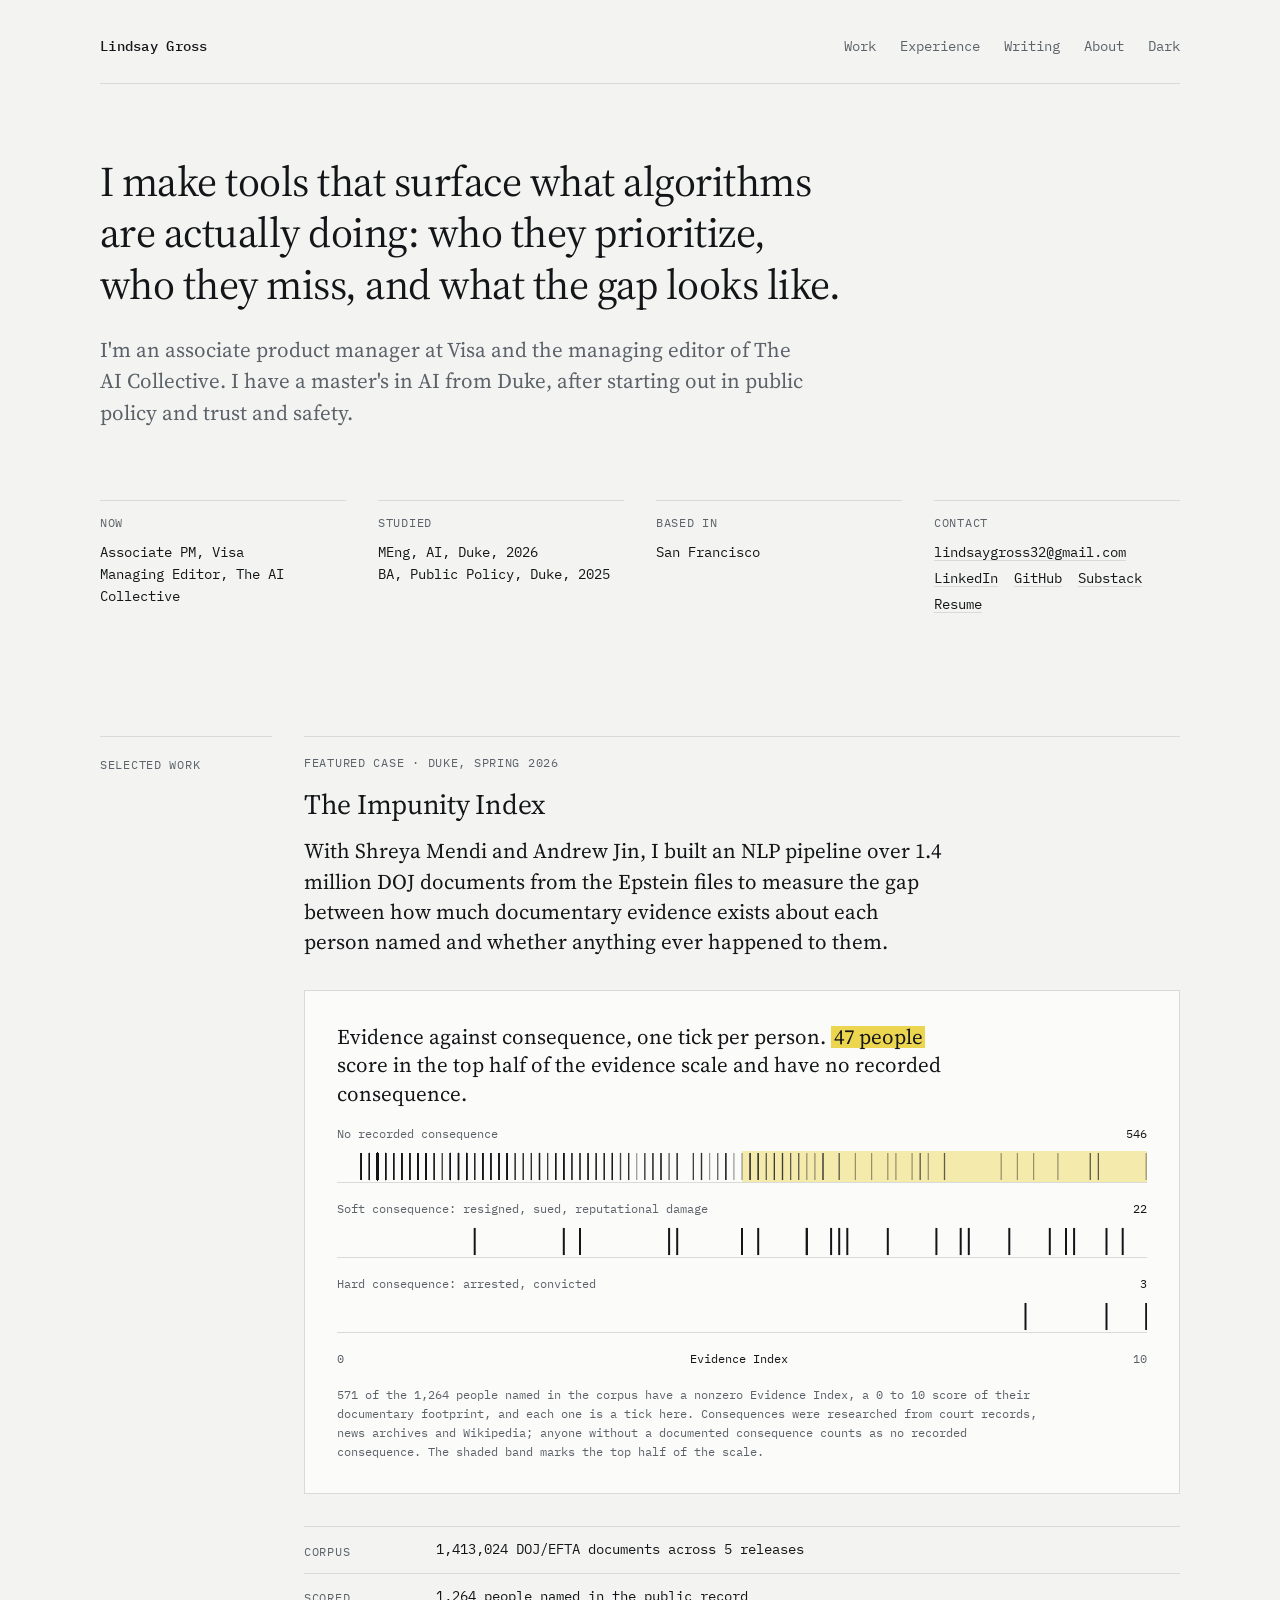
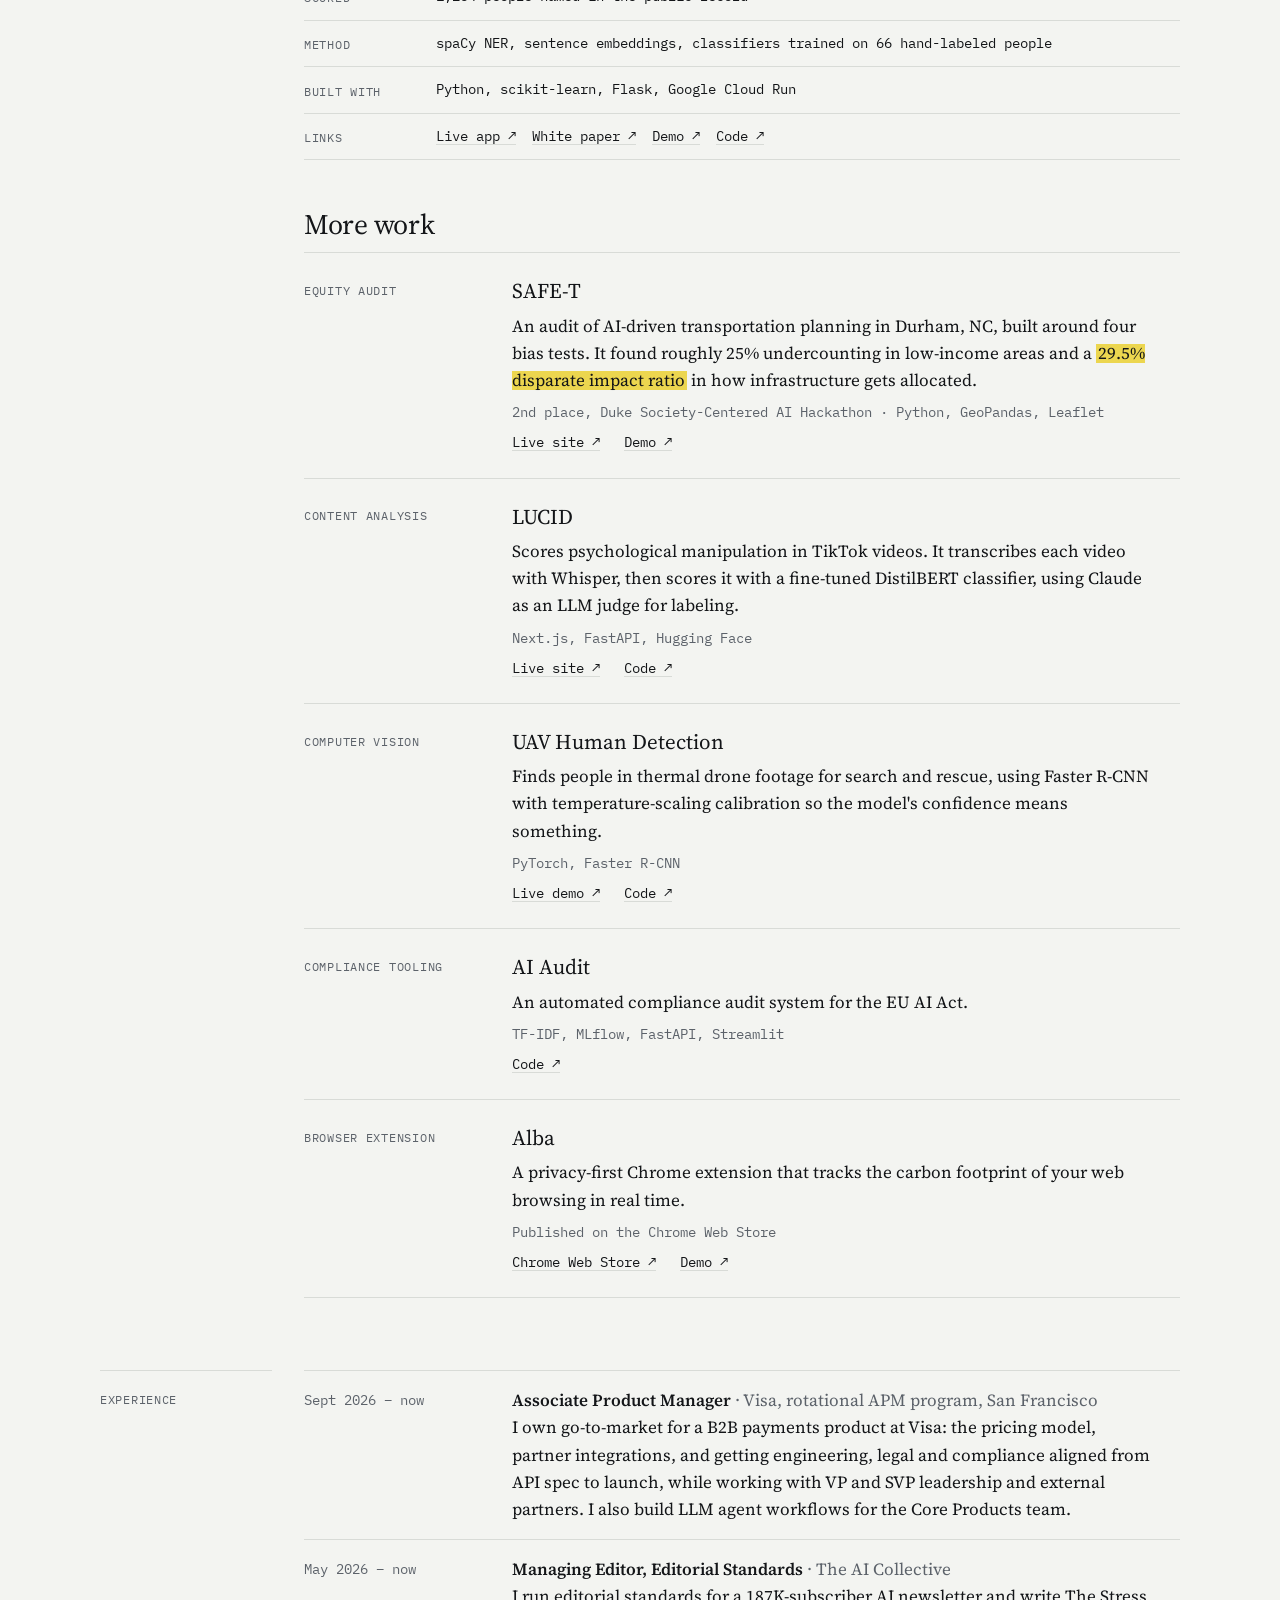
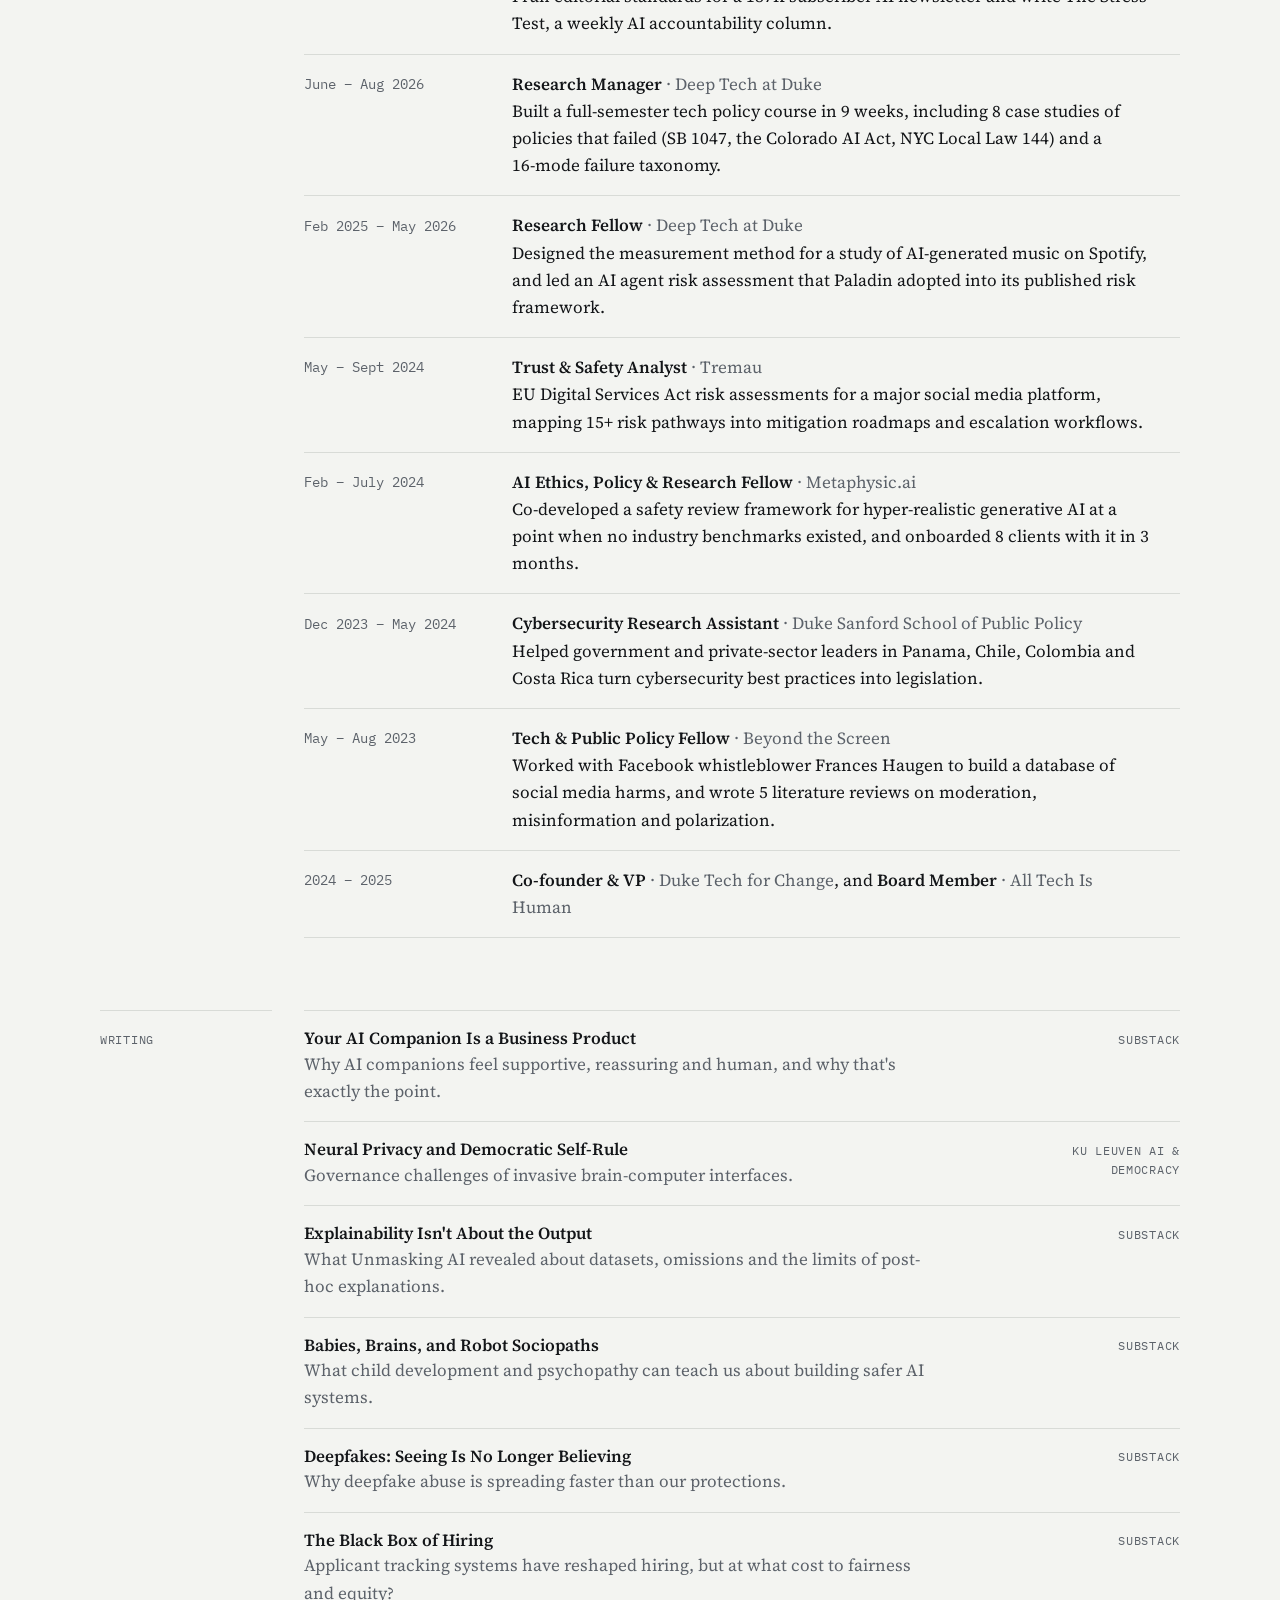
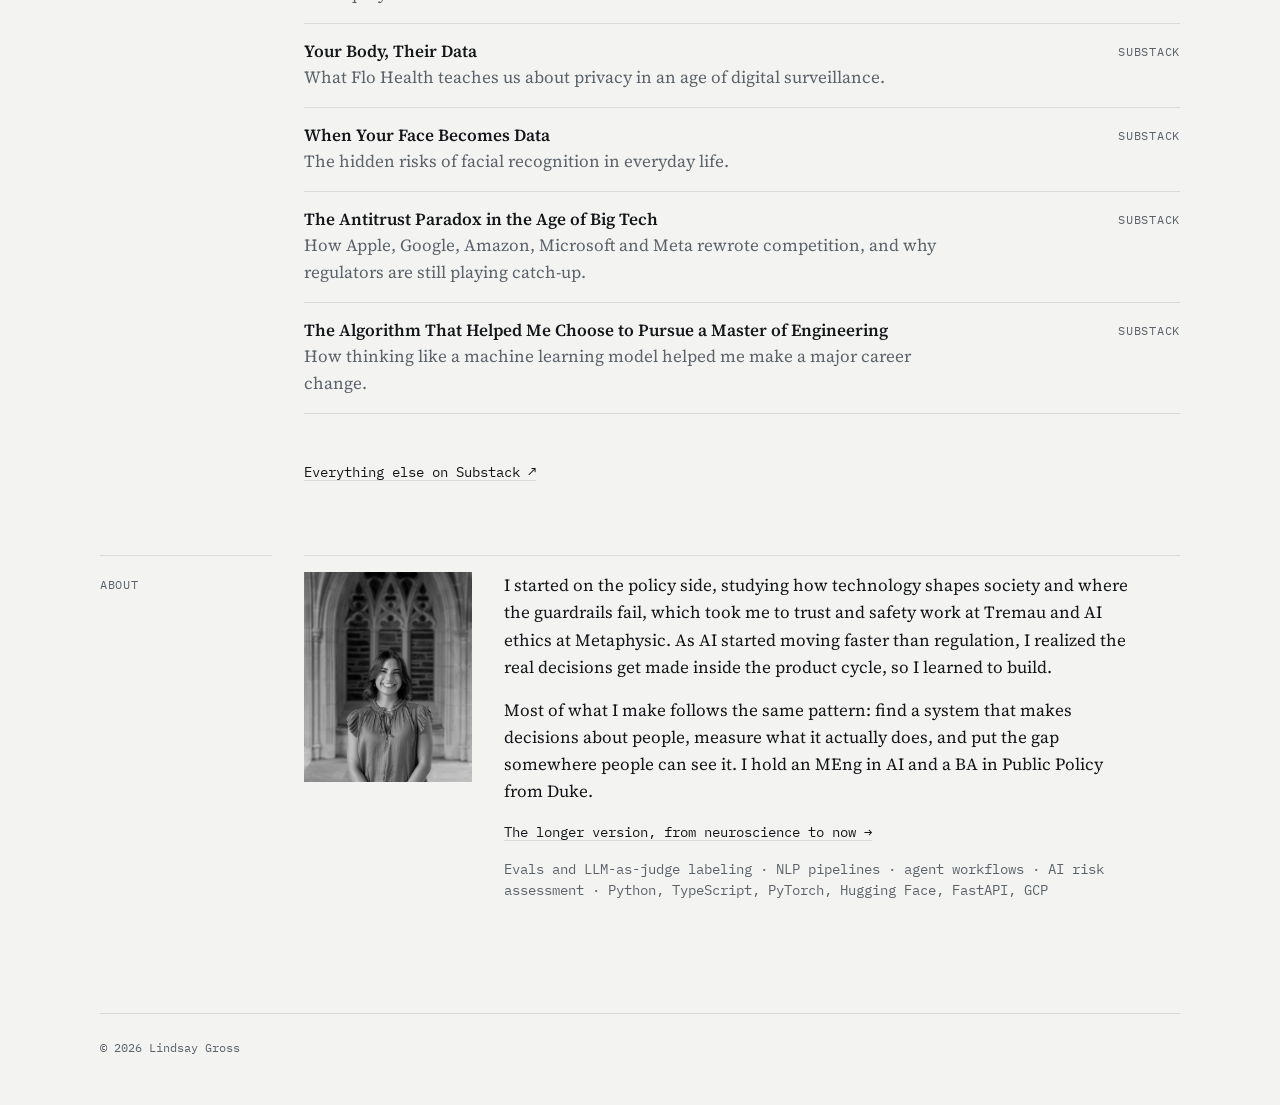
<file: index.html>
<!DOCTYPE html>
<html lang="en">
  <head>
    <meta charset="UTF-8" />
    <meta name="viewport" content="width=device-width, initial-scale=1.0, viewport-fit=cover" />
    <title>Lindsay Gross</title>
    <meta name="description" content="Lindsay Gross makes tools that surface what algorithms are actually doing. Associate product manager at Visa, managing editor of The AI Collective, Duke MEng in AI." />
    <meta property="og:title" content="Lindsay Gross" />
    <meta property="og:description" content="Tools that surface what algorithms are actually doing: who they prioritize, who they miss, and what the gap looks like." />
    <meta property="og:url" content="https://lindsaygross.org/" />
    <meta property="og:type" content="website" />
    <meta property="og:image" content="https://lindsaygross.org/assets/og/lindsaygross-og.png" />
    <meta property="og:image:width" content="2400" />
    <meta property="og:image:height" content="1254" />
    <meta property="og:image:alt" content="I make tools that surface what algorithms are actually doing: who they prioritize, who they miss, and what the gap looks like." />
    <meta name="twitter:card" content="summary_large_image" />
    <link rel="icon" type="image/png" href="assets/lg-logo-dark-circle.png?v=2" />
    <script>
      // Apply a saved theme choice before first paint to avoid a flash.
      try { var t = localStorage.getItem('theme'); if (t) document.documentElement.dataset.theme = t; } catch (e) {}
    </script>
    <link rel="preconnect" href="https://fonts.googleapis.com" />
    <link rel="preconnect" href="https://fonts.gstatic.com" crossorigin />
    <link href="https://fonts.googleapis.com/css2?family=IBM+Plex+Mono:wght@400;500&family=Source+Serif+4:ital,opsz,wght@0,8..60,400;0,8..60,600;1,8..60,400&display=swap" rel="stylesheet" />
    <link rel="stylesheet" href="styles.css" />
  </head>
  <body>
    <a class="skip-link" href="#main">Skip to content</a>

    <div class="page" id="top">
      <header class="masthead">
        <a class="name" href="#top">Lindsay Gross</a>
        <nav aria-label="Primary">
          <ul>
            <li><a href="#work">Work</a></li>
            <li><a href="#experience">Experience</a></li>
            <li><a href="#writing">Writing</a></li>
            <li><a href="#about">About</a></li>
            <li><button class="theme-toggle" type="button" aria-label="Switch color theme">Dark</button></li>
          </ul>
        </nav>
      </header>

      <main id="main">
        <section class="intro" aria-label="Introduction">
          <h1 class="thesis">I make tools that surface what algorithms are actually doing: who they prioritize, who they miss, and what the gap looks like.</h1>
          <p class="intro-sub">I'm an associate product manager at Visa and the managing editor of The AI Collective. I have a master's in AI from Duke, after starting out in public policy and trust and safety.</p>
          <dl class="facts">
            <div><dt>Now</dt><dd>Associate PM, Visa<br />Managing Editor, The AI Collective</dd></div>
            <div><dt>Studied</dt><dd>MEng, AI, Duke, 2026<br />BA, Public Policy, Duke, 2025</dd></div>
            <div><dt>Based in</dt><dd>San Francisco</dd></div>
            <div><dt>Contact</dt><dd><a href="mailto:lindsaygross32@gmail.com">lindsaygross32@gmail.com</a>
              <span class="link-row"><a href="https://www.linkedin.com/in/lindsay-gross1/" target="_blank" rel="noopener noreferrer">LinkedIn</a><a href="https://github.com/lindsaygross" target="_blank" rel="noopener noreferrer">GitHub</a><a href="https://substack.com/@lindsaygross1" target="_blank" rel="noopener noreferrer">Substack</a><a href="assets/Lindsay_Gross_Resume.pdf" target="_blank" rel="noopener noreferrer">Resume</a></span></dd></div>
          </dl>
        </section>

        <section id="work" class="section" aria-labelledby="work-label">
          <p class="label" id="work-label">Selected work</p>
          <div class="section-body">

            <article class="case">
              <div class="case-head">
                <p class="label">Featured case · Duke, spring 2026</p>
                <h2>The Impunity Index</h2>
                <p class="dek">With Shreya Mendi and Andrew Jin, I built an NLP pipeline over 1.4 million DOJ documents from the Epstein files to measure the gap between how much documentary evidence exists about each person named and whether anything ever happened to them.</p>
              </div>

              <figure class="figure">
                <p class="figure-title">Evidence against consequence, one tick per person. <mark>47 people</mark> score in the top half of the evidence scale and have no recorded consequence.</p>
                <div class="strips">
<!-- generated by make_chart.py: 571 people plotted, 546 with no recorded consequence, 47 of those at evidence >= 5 -->
<div class="strip"><p class="strip-label"><span>No recorded consequence</span><span class="n">546</span></p><svg viewBox="0 0 1000 32" preserveAspectRatio="none" aria-hidden="true" focusable="false"><rect class="band" x="500" y="0" width="500" height="32"/><g class="tick-none"><line x1="30.0" x2="30.0" y1="2" y2="30"/><line x1="30.0" x2="30.0" y1="2" y2="30"/><line x1="30.0" x2="30.0" y1="2" y2="30"/><line x1="30.0" x2="30.0" y1="2" y2="30"/><line x1="30.0" x2="30.0" y1="2" y2="30"/><line x1="30.0" x2="30.0" y1="2" y2="30"/><line x1="30.0" x2="30.0" y1="2" y2="30"/><line x1="30.0" x2="30.0" y1="2" y2="30"/><line x1="30.0" x2="30.0" y1="2" y2="30"/><line x1="30.0" x2="30.0" y1="2" y2="30"/><line x1="30.0" x2="30.0" y1="2" y2="30"/><line x1="30.0" x2="30.0" y1="2" y2="30"/><line x1="30.0" x2="30.0" y1="2" y2="30"/><line x1="30.0" x2="30.0" y1="2" y2="30"/><line x1="30.0" x2="30.0" y1="2" y2="30"/><line x1="30.0" x2="30.0" y1="2" y2="30"/><line x1="30.0" x2="30.0" y1="2" y2="30"/><line x1="40.0" x2="40.0" y1="2" y2="30"/><line x1="40.0" x2="40.0" y1="2" y2="30"/><line x1="40.0" x2="40.0" y1="2" y2="30"/><line x1="40.0" x2="40.0" y1="2" y2="30"/><line x1="40.0" x2="40.0" y1="2" y2="30"/><line x1="40.0" x2="40.0" y1="2" y2="30"/><line x1="40.0" x2="40.0" y1="2" y2="30"/><line x1="40.0" x2="40.0" y1="2" y2="30"/><line x1="40.0" x2="40.0" y1="2" y2="30"/><line x1="50.0" x2="50.0" y1="2" y2="30"/><line x1="50.0" x2="50.0" y1="2" y2="30"/><line x1="50.0" x2="50.0" y1="2" y2="30"/><line x1="50.0" x2="50.0" y1="2" y2="30"/><line x1="50.0" x2="50.0" y1="2" y2="30"/><line x1="50.0" x2="50.0" y1="2" y2="30"/><line x1="50.0" x2="50.0" y1="2" y2="30"/><line x1="50.0" x2="50.0" y1="2" y2="30"/><line x1="50.0" x2="50.0" y1="2" y2="30"/><line x1="50.0" x2="50.0" y1="2" y2="30"/><line x1="50.0" x2="50.0" y1="2" y2="30"/><line x1="50.0" x2="50.0" y1="2" y2="30"/><line x1="50.0" x2="50.0" y1="2" y2="30"/><line x1="50.0" x2="50.0" y1="2" y2="30"/><line x1="50.0" x2="50.0" y1="2" y2="30"/><line x1="50.0" x2="50.0" y1="2" y2="30"/><line x1="50.0" x2="50.0" y1="2" y2="30"/><line x1="50.0" x2="50.0" y1="2" y2="30"/><line x1="50.0" x2="50.0" y1="2" y2="30"/><line x1="50.0" x2="50.0" y1="2" y2="30"/><line x1="50.0" x2="50.0" y1="2" y2="30"/><line x1="50.0" x2="50.0" y1="2" y2="30"/><line x1="50.0" x2="50.0" y1="2" y2="30"/><line x1="50.0" x2="50.0" y1="2" y2="30"/><line x1="50.0" x2="50.0" y1="2" y2="30"/><line x1="50.0" x2="50.0" y1="2" y2="30"/><line x1="50.0" x2="50.0" y1="2" y2="30"/><line x1="50.0" x2="50.0" y1="2" y2="30"/><line x1="50.0" x2="50.0" y1="2" y2="30"/><line x1="50.0" x2="50.0" y1="2" y2="30"/><line x1="50.0" x2="50.0" y1="2" y2="30"/><line x1="50.0" x2="50.0" y1="2" y2="30"/><line x1="50.0" x2="50.0" y1="2" y2="30"/><line x1="50.0" x2="50.0" y1="2" y2="30"/><line x1="50.0" x2="50.0" y1="2" y2="30"/><line x1="50.0" x2="50.0" y1="2" y2="30"/><line x1="50.0" x2="50.0" y1="2" y2="30"/><line x1="50.0" x2="50.0" y1="2" y2="30"/><line x1="50.0" x2="50.0" y1="2" y2="30"/><line x1="50.0" x2="50.0" y1="2" y2="30"/><line x1="50.0" x2="50.0" y1="2" y2="30"/><line x1="50.0" x2="50.0" y1="2" y2="30"/><line x1="50.0" x2="50.0" y1="2" y2="30"/><line x1="50.0" x2="50.0" y1="2" y2="30"/><line x1="50.0" x2="50.0" y1="2" y2="30"/><line x1="50.0" x2="50.0" y1="2" y2="30"/><line x1="50.0" x2="50.0" y1="2" y2="30"/><line x1="50.0" x2="50.0" y1="2" y2="30"/><line x1="50.0" x2="50.0" y1="2" y2="30"/><line x1="50.0" x2="50.0" y1="2" y2="30"/><line x1="50.0" x2="50.0" y1="2" y2="30"/><line x1="50.0" x2="50.0" y1="2" y2="30"/><line x1="50.0" x2="50.0" y1="2" y2="30"/><line x1="50.0" x2="50.0" y1="2" y2="30"/><line x1="50.0" x2="50.0" y1="2" y2="30"/><line x1="50.0" x2="50.0" y1="2" y2="30"/><line x1="50.0" x2="50.0" y1="2" y2="30"/><line x1="50.0" x2="50.0" y1="2" y2="30"/><line x1="50.0" x2="50.0" y1="2" y2="30"/><line x1="50.0" x2="50.0" y1="2" y2="30"/><line x1="50.0" x2="50.0" y1="2" y2="30"/><line x1="50.0" x2="50.0" y1="2" y2="30"/><line x1="50.0" x2="50.0" y1="2" y2="30"/><line x1="50.0" x2="50.0" y1="2" y2="30"/><line x1="50.0" x2="50.0" y1="2" y2="30"/><line x1="50.0" x2="50.0" y1="2" y2="30"/><line x1="50.0" x2="50.0" y1="2" y2="30"/><line x1="50.0" x2="50.0" y1="2" y2="30"/><line x1="50.0" x2="50.0" y1="2" y2="30"/><line x1="50.0" x2="50.0" y1="2" y2="30"/><line x1="50.0" x2="50.0" y1="2" y2="30"/><line x1="50.0" x2="50.0" y1="2" y2="30"/><line x1="50.0" x2="50.0" y1="2" y2="30"/><line x1="50.0" x2="50.0" y1="2" y2="30"/><line x1="50.0" x2="50.0" y1="2" y2="30"/><line x1="50.0" x2="50.0" y1="2" y2="30"/><line x1="50.0" x2="50.0" y1="2" y2="30"/><line x1="50.0" x2="50.0" y1="2" y2="30"/><line x1="50.0" x2="50.0" y1="2" y2="30"/><line x1="50.0" x2="50.0" y1="2" y2="30"/><line x1="50.0" x2="50.0" y1="2" y2="30"/><line x1="50.0" x2="50.0" y1="2" y2="30"/><line x1="50.0" x2="50.0" y1="2" y2="30"/><line x1="50.0" x2="50.0" y1="2" y2="30"/><line x1="50.0" x2="50.0" y1="2" y2="30"/><line x1="50.0" x2="50.0" y1="2" y2="30"/><line x1="50.0" x2="50.0" y1="2" y2="30"/><line x1="50.0" x2="50.0" y1="2" y2="30"/><line x1="50.0" x2="50.0" y1="2" y2="30"/><line x1="50.0" x2="50.0" y1="2" y2="30"/><line x1="50.0" x2="50.0" y1="2" y2="30"/><line x1="50.0" x2="50.0" y1="2" y2="30"/><line x1="50.0" x2="50.0" y1="2" y2="30"/><line x1="50.0" x2="50.0" y1="2" y2="30"/><line x1="50.0" x2="50.0" y1="2" y2="30"/><line x1="50.0" x2="50.0" y1="2" y2="30"/><line x1="50.0" x2="50.0" y1="2" y2="30"/><line x1="50.0" x2="50.0" y1="2" y2="30"/><line x1="50.0" x2="50.0" y1="2" y2="30"/><line x1="50.0" x2="50.0" y1="2" y2="30"/><line x1="50.0" x2="50.0" y1="2" y2="30"/><line x1="50.0" x2="50.0" y1="2" y2="30"/><line x1="50.0" x2="50.0" y1="2" y2="30"/><line x1="50.0" x2="50.0" y1="2" y2="30"/><line x1="50.0" x2="50.0" y1="2" y2="30"/><line x1="50.0" x2="50.0" y1="2" y2="30"/><line x1="50.0" x2="50.0" y1="2" y2="30"/><line x1="50.0" x2="50.0" y1="2" y2="30"/><line x1="50.0" x2="50.0" y1="2" y2="30"/><line x1="50.0" x2="50.0" y1="2" y2="30"/><line x1="50.0" x2="50.0" y1="2" y2="30"/><line x1="50.0" x2="50.0" y1="2" y2="30"/><line x1="50.0" x2="50.0" y1="2" y2="30"/><line x1="50.0" x2="50.0" y1="2" y2="30"/><line x1="50.0" x2="50.0" y1="2" y2="30"/><line x1="50.0" x2="50.0" y1="2" y2="30"/><line x1="50.0" x2="50.0" y1="2" y2="30"/><line x1="50.0" x2="50.0" y1="2" y2="30"/><line x1="50.0" x2="50.0" y1="2" y2="30"/><line x1="50.0" x2="50.0" y1="2" y2="30"/><line x1="50.0" x2="50.0" y1="2" y2="30"/><line x1="50.0" x2="50.0" y1="2" y2="30"/><line x1="50.0" x2="50.0" y1="2" y2="30"/><line x1="50.0" x2="50.0" y1="2" y2="30"/><line x1="50.0" x2="50.0" y1="2" y2="30"/><line x1="50.0" x2="50.0" y1="2" y2="30"/><line x1="50.0" x2="50.0" y1="2" y2="30"/><line x1="50.0" x2="50.0" y1="2" y2="30"/><line x1="50.0" x2="50.0" y1="2" y2="30"/><line x1="50.0" x2="50.0" y1="2" y2="30"/><line x1="50.0" x2="50.0" y1="2" y2="30"/><line x1="50.0" x2="50.0" y1="2" y2="30"/><line x1="50.0" x2="50.0" y1="2" y2="30"/><line x1="50.0" x2="50.0" y1="2" y2="30"/><line x1="50.0" x2="50.0" y1="2" y2="30"/><line x1="50.0" x2="50.0" y1="2" y2="30"/><line x1="50.0" x2="50.0" y1="2" y2="30"/><line x1="50.0" x2="50.0" y1="2" y2="30"/><line x1="50.0" x2="50.0" y1="2" y2="30"/><line x1="50.0" x2="50.0" y1="2" y2="30"/><line x1="50.0" x2="50.0" y1="2" y2="30"/><line x1="50.0" x2="50.0" y1="2" y2="30"/><line x1="50.0" x2="50.0" y1="2" y2="30"/><line x1="50.0" x2="50.0" y1="2" y2="30"/><line x1="50.0" x2="50.0" y1="2" y2="30"/><line x1="50.0" x2="50.0" y1="2" y2="30"/><line x1="50.0" x2="50.0" y1="2" y2="30"/><line x1="50.0" x2="50.0" y1="2" y2="30"/><line x1="50.0" x2="50.0" y1="2" y2="30"/><line x1="50.0" x2="50.0" y1="2" y2="30"/><line x1="50.0" x2="50.0" y1="2" y2="30"/><line x1="50.0" x2="50.0" y1="2" y2="30"/><line x1="50.0" x2="50.0" y1="2" y2="30"/><line x1="50.0" x2="50.0" y1="2" y2="30"/><line x1="50.0" x2="50.0" y1="2" y2="30"/><line x1="50.0" x2="50.0" y1="2" y2="30"/><line x1="50.0" x2="50.0" y1="2" y2="30"/><line x1="50.0" x2="50.0" y1="2" y2="30"/><line x1="50.0" x2="50.0" y1="2" y2="30"/><line x1="50.0" x2="50.0" y1="2" y2="30"/><line x1="50.0" x2="50.0" y1="2" y2="30"/><line x1="50.0" x2="50.0" y1="2" y2="30"/><line x1="50.0" x2="50.0" y1="2" y2="30"/><line x1="50.0" x2="50.0" y1="2" y2="30"/><line x1="50.0" x2="50.0" y1="2" y2="30"/><line x1="50.0" x2="50.0" y1="2" y2="30"/><line x1="50.0" x2="50.0" y1="2" y2="30"/><line x1="50.0" x2="50.0" y1="2" y2="30"/><line x1="50.0" x2="50.0" y1="2" y2="30"/><line x1="50.0" x2="50.0" y1="2" y2="30"/><line x1="60.0" x2="60.0" y1="2" y2="30"/><line x1="60.0" x2="60.0" y1="2" y2="30"/><line x1="60.0" x2="60.0" y1="2" y2="30"/><line x1="60.0" x2="60.0" y1="2" y2="30"/><line x1="60.0" x2="60.0" y1="2" y2="30"/><line x1="60.0" x2="60.0" y1="2" y2="30"/><line x1="60.0" x2="60.0" y1="2" y2="30"/><line x1="60.0" x2="60.0" y1="2" y2="30"/><line x1="60.0" x2="60.0" y1="2" y2="30"/><line x1="60.0" x2="60.0" y1="2" y2="30"/><line x1="60.0" x2="60.0" y1="2" y2="30"/><line x1="60.0" x2="60.0" y1="2" y2="30"/><line x1="60.0" x2="60.0" y1="2" y2="30"/><line x1="70.0" x2="70.0" y1="2" y2="30"/><line x1="70.0" x2="70.0" y1="2" y2="30"/><line x1="70.0" x2="70.0" y1="2" y2="30"/><line x1="70.0" x2="70.0" y1="2" y2="30"/><line x1="70.0" x2="70.0" y1="2" y2="30"/><line x1="70.0" x2="70.0" y1="2" y2="30"/><line x1="70.0" x2="70.0" y1="2" y2="30"/><line x1="70.0" x2="70.0" y1="2" y2="30"/><line x1="80.0" x2="80.0" y1="2" y2="30"/><line x1="80.0" x2="80.0" y1="2" y2="30"/><line x1="80.0" x2="80.0" y1="2" y2="30"/><line x1="80.0" x2="80.0" y1="2" y2="30"/><line x1="80.0" x2="80.0" y1="2" y2="30"/><line x1="80.0" x2="80.0" y1="2" y2="30"/><line x1="80.0" x2="80.0" y1="2" y2="30"/><line x1="80.0" x2="80.0" y1="2" y2="30"/><line x1="80.0" x2="80.0" y1="2" y2="30"/><line x1="80.0" x2="80.0" y1="2" y2="30"/><line x1="80.0" x2="80.0" y1="2" y2="30"/><line x1="80.0" x2="80.0" y1="2" y2="30"/><line x1="80.0" x2="80.0" y1="2" y2="30"/><line x1="90.0" x2="90.0" y1="2" y2="30"/><line x1="90.0" x2="90.0" y1="2" y2="30"/><line x1="90.0" x2="90.0" y1="2" y2="30"/><line x1="90.0" x2="90.0" y1="2" y2="30"/><line x1="90.0" x2="90.0" y1="2" y2="30"/><line x1="90.0" x2="90.0" y1="2" y2="30"/><line x1="90.0" x2="90.0" y1="2" y2="30"/><line x1="90.0" x2="90.0" y1="2" y2="30"/><line x1="100.0" x2="100.0" y1="2" y2="30"/><line x1="100.0" x2="100.0" y1="2" y2="30"/><line x1="100.0" x2="100.0" y1="2" y2="30"/><line x1="100.0" x2="100.0" y1="2" y2="30"/><line x1="100.0" x2="100.0" y1="2" y2="30"/><line x1="100.0" x2="100.0" y1="2" y2="30"/><line x1="100.0" x2="100.0" y1="2" y2="30"/><line x1="100.0" x2="100.0" y1="2" y2="30"/><line x1="100.0" x2="100.0" y1="2" y2="30"/><line x1="100.0" x2="100.0" y1="2" y2="30"/><line x1="100.0" x2="100.0" y1="2" y2="30"/><line x1="100.0" x2="100.0" y1="2" y2="30"/><line x1="100.0" x2="100.0" y1="2" y2="30"/><line x1="110.0" x2="110.0" y1="2" y2="30"/><line x1="110.0" x2="110.0" y1="2" y2="30"/><line x1="110.0" x2="110.0" y1="2" y2="30"/><line x1="110.0" x2="110.0" y1="2" y2="30"/><line x1="110.0" x2="110.0" y1="2" y2="30"/><line x1="110.0" x2="110.0" y1="2" y2="30"/><line x1="110.0" x2="110.0" y1="2" y2="30"/><line x1="110.0" x2="110.0" y1="2" y2="30"/><line x1="110.0" x2="110.0" y1="2" y2="30"/><line x1="110.0" x2="110.0" y1="2" y2="30"/><line x1="110.0" x2="110.0" y1="2" y2="30"/><line x1="110.0" x2="110.0" y1="2" y2="30"/><line x1="110.0" x2="110.0" y1="2" y2="30"/><line x1="110.0" x2="110.0" y1="2" y2="30"/><line x1="110.0" x2="110.0" y1="2" y2="30"/><line x1="110.0" x2="110.0" y1="2" y2="30"/><line x1="110.0" x2="110.0" y1="2" y2="30"/><line x1="110.0" x2="110.0" y1="2" y2="30"/><line x1="110.0" x2="110.0" y1="2" y2="30"/><line x1="110.0" x2="110.0" y1="2" y2="30"/><line x1="110.0" x2="110.0" y1="2" y2="30"/><line x1="110.0" x2="110.0" y1="2" y2="30"/><line x1="110.0" x2="110.0" y1="2" y2="30"/><line x1="110.0" x2="110.0" y1="2" y2="30"/><line x1="110.0" x2="110.0" y1="2" y2="30"/><line x1="110.0" x2="110.0" y1="2" y2="30"/><line x1="110.0" x2="110.0" y1="2" y2="30"/><line x1="110.0" x2="110.0" y1="2" y2="30"/><line x1="110.0" x2="110.0" y1="2" y2="30"/><line x1="110.0" x2="110.0" y1="2" y2="30"/><line x1="110.0" x2="110.0" y1="2" y2="30"/><line x1="110.0" x2="110.0" y1="2" y2="30"/><line x1="110.0" x2="110.0" y1="2" y2="30"/><line x1="110.0" x2="110.0" y1="2" y2="30"/><line x1="110.0" x2="110.0" y1="2" y2="30"/><line x1="110.0" x2="110.0" y1="2" y2="30"/><line x1="110.0" x2="110.0" y1="2" y2="30"/><line x1="110.0" x2="110.0" y1="2" y2="30"/><line x1="110.0" x2="110.0" y1="2" y2="30"/><line x1="110.0" x2="110.0" y1="2" y2="30"/><line x1="110.0" x2="110.0" y1="2" y2="30"/><line x1="110.0" x2="110.0" y1="2" y2="30"/><line x1="110.0" x2="110.0" y1="2" y2="30"/><line x1="110.0" x2="110.0" y1="2" y2="30"/><line x1="110.0" x2="110.0" y1="2" y2="30"/><line x1="120.0" x2="120.0" y1="2" y2="30"/><line x1="120.0" x2="120.0" y1="2" y2="30"/><line x1="120.0" x2="120.0" y1="2" y2="30"/><line x1="120.0" x2="120.0" y1="2" y2="30"/><line x1="120.0" x2="120.0" y1="2" y2="30"/><line x1="120.0" x2="120.0" y1="2" y2="30"/><line x1="130.0" x2="130.0" y1="2" y2="30"/><line x1="130.0" x2="130.0" y1="2" y2="30"/><line x1="130.0" x2="130.0" y1="2" y2="30"/><line x1="140.0" x2="140.0" y1="2" y2="30"/><line x1="140.0" x2="140.0" y1="2" y2="30"/><line x1="140.0" x2="140.0" y1="2" y2="30"/><line x1="140.0" x2="140.0" y1="2" y2="30"/><line x1="140.0" x2="140.0" y1="2" y2="30"/><line x1="140.0" x2="140.0" y1="2" y2="30"/><line x1="140.0" x2="140.0" y1="2" y2="30"/><line x1="140.0" x2="140.0" y1="2" y2="30"/><line x1="140.0" x2="140.0" y1="2" y2="30"/><line x1="140.0" x2="140.0" y1="2" y2="30"/><line x1="140.0" x2="140.0" y1="2" y2="30"/><line x1="140.0" x2="140.0" y1="2" y2="30"/><line x1="150.0" x2="150.0" y1="2" y2="30"/><line x1="150.0" x2="150.0" y1="2" y2="30"/><line x1="150.0" x2="150.0" y1="2" y2="30"/><line x1="150.0" x2="150.0" y1="2" y2="30"/><line x1="150.0" x2="150.0" y1="2" y2="30"/><line x1="150.0" x2="150.0" y1="2" y2="30"/><line x1="150.0" x2="150.0" y1="2" y2="30"/><line x1="150.0" x2="150.0" y1="2" y2="30"/><line x1="150.0" x2="150.0" y1="2" y2="30"/><line x1="150.0" x2="150.0" y1="2" y2="30"/><line x1="160.0" x2="160.0" y1="2" y2="30"/><line x1="160.0" x2="160.0" y1="2" y2="30"/><line x1="160.0" x2="160.0" y1="2" y2="30"/><line x1="160.0" x2="160.0" y1="2" y2="30"/><line x1="160.0" x2="160.0" y1="2" y2="30"/><line x1="160.0" x2="160.0" y1="2" y2="30"/><line x1="160.0" x2="160.0" y1="2" y2="30"/><line x1="160.0" x2="160.0" y1="2" y2="30"/><line x1="160.0" x2="160.0" y1="2" y2="30"/><line x1="160.0" x2="160.0" y1="2" y2="30"/><line x1="160.0" x2="160.0" y1="2" y2="30"/><line x1="160.0" x2="160.0" y1="2" y2="30"/><line x1="160.0" x2="160.0" y1="2" y2="30"/><line x1="160.0" x2="160.0" y1="2" y2="30"/><line x1="160.0" x2="160.0" y1="2" y2="30"/><line x1="170.0" x2="170.0" y1="2" y2="30"/><line x1="170.0" x2="170.0" y1="2" y2="30"/><line x1="170.0" x2="170.0" y1="2" y2="30"/><line x1="170.0" x2="170.0" y1="2" y2="30"/><line x1="170.0" x2="170.0" y1="2" y2="30"/><line x1="180.0" x2="180.0" y1="2" y2="30"/><line x1="180.0" x2="180.0" y1="2" y2="30"/><line x1="180.0" x2="180.0" y1="2" y2="30"/><line x1="180.0" x2="180.0" y1="2" y2="30"/><line x1="180.0" x2="180.0" y1="2" y2="30"/><line x1="180.0" x2="180.0" y1="2" y2="30"/><line x1="180.0" x2="180.0" y1="2" y2="30"/><line x1="180.0" x2="180.0" y1="2" y2="30"/><line x1="180.0" x2="180.0" y1="2" y2="30"/><line x1="180.0" x2="180.0" y1="2" y2="30"/><line x1="180.0" x2="180.0" y1="2" y2="30"/><line x1="190.0" x2="190.0" y1="2" y2="30"/><line x1="190.0" x2="190.0" y1="2" y2="30"/><line x1="190.0" x2="190.0" y1="2" y2="30"/><line x1="190.0" x2="190.0" y1="2" y2="30"/><line x1="190.0" x2="190.0" y1="2" y2="30"/><line x1="190.0" x2="190.0" y1="2" y2="30"/><line x1="190.0" x2="190.0" y1="2" y2="30"/><line x1="190.0" x2="190.0" y1="2" y2="30"/><line x1="200.0" x2="200.0" y1="2" y2="30"/><line x1="200.0" x2="200.0" y1="2" y2="30"/><line x1="200.0" x2="200.0" y1="2" y2="30"/><line x1="200.0" x2="200.0" y1="2" y2="30"/><line x1="200.0" x2="200.0" y1="2" y2="30"/><line x1="200.0" x2="200.0" y1="2" y2="30"/><line x1="200.0" x2="200.0" y1="2" y2="30"/><line x1="200.0" x2="200.0" y1="2" y2="30"/><line x1="200.0" x2="200.0" y1="2" y2="30"/><line x1="200.0" x2="200.0" y1="2" y2="30"/><line x1="210.0" x2="210.0" y1="2" y2="30"/><line x1="210.0" x2="210.0" y1="2" y2="30"/><line x1="210.0" x2="210.0" y1="2" y2="30"/><line x1="210.0" x2="210.0" y1="2" y2="30"/><line x1="210.0" x2="210.0" y1="2" y2="30"/><line x1="210.0" x2="210.0" y1="2" y2="30"/><line x1="210.0" x2="210.0" y1="2" y2="30"/><line x1="210.0" x2="210.0" y1="2" y2="30"/><line x1="210.0" x2="210.0" y1="2" y2="30"/><line x1="210.0" x2="210.0" y1="2" y2="30"/><line x1="210.0" x2="210.0" y1="2" y2="30"/><line x1="220.0" x2="220.0" y1="2" y2="30"/><line x1="220.0" x2="220.0" y1="2" y2="30"/><line x1="220.0" x2="220.0" y1="2" y2="30"/><line x1="220.0" x2="220.0" y1="2" y2="30"/><line x1="230.0" x2="230.0" y1="2" y2="30"/><line x1="230.0" x2="230.0" y1="2" y2="30"/><line x1="230.0" x2="230.0" y1="2" y2="30"/><line x1="230.0" x2="230.0" y1="2" y2="30"/><line x1="240.0" x2="240.0" y1="2" y2="30"/><line x1="240.0" x2="240.0" y1="2" y2="30"/><line x1="240.0" x2="240.0" y1="2" y2="30"/><line x1="240.0" x2="240.0" y1="2" y2="30"/><line x1="250.0" x2="250.0" y1="2" y2="30"/><line x1="250.0" x2="250.0" y1="2" y2="30"/><line x1="250.0" x2="250.0" y1="2" y2="30"/><line x1="250.0" x2="250.0" y1="2" y2="30"/><line x1="250.0" x2="250.0" y1="2" y2="30"/><line x1="250.0" x2="250.0" y1="2" y2="30"/><line x1="260.0" x2="260.0" y1="2" y2="30"/><line x1="260.0" x2="260.0" y1="2" y2="30"/><line x1="260.0" x2="260.0" y1="2" y2="30"/><line x1="270.0" x2="270.0" y1="2" y2="30"/><line x1="270.0" x2="270.0" y1="2" y2="30"/><line x1="270.0" x2="270.0" y1="2" y2="30"/><line x1="270.0" x2="270.0" y1="2" y2="30"/><line x1="270.0" x2="270.0" y1="2" y2="30"/><line x1="270.0" x2="270.0" y1="2" y2="30"/><line x1="270.0" x2="270.0" y1="2" y2="30"/><line x1="280.0" x2="280.0" y1="2" y2="30"/><line x1="280.0" x2="280.0" y1="2" y2="30"/><line x1="280.0" x2="280.0" y1="2" y2="30"/><line x1="280.0" x2="280.0" y1="2" y2="30"/><line x1="280.0" x2="280.0" y1="2" y2="30"/><line x1="280.0" x2="280.0" y1="2" y2="30"/><line x1="280.0" x2="280.0" y1="2" y2="30"/><line x1="280.0" x2="280.0" y1="2" y2="30"/><line x1="280.0" x2="280.0" y1="2" y2="30"/><line x1="290.0" x2="290.0" y1="2" y2="30"/><line x1="290.0" x2="290.0" y1="2" y2="30"/><line x1="290.0" x2="290.0" y1="2" y2="30"/><line x1="290.0" x2="290.0" y1="2" y2="30"/><line x1="290.0" x2="290.0" y1="2" y2="30"/><line x1="300.0" x2="300.0" y1="2" y2="30"/><line x1="300.0" x2="300.0" y1="2" y2="30"/><line x1="300.0" x2="300.0" y1="2" y2="30"/><line x1="300.0" x2="300.0" y1="2" y2="30"/><line x1="300.0" x2="300.0" y1="2" y2="30"/><line x1="310.0" x2="310.0" y1="2" y2="30"/><line x1="310.0" x2="310.0" y1="2" y2="30"/><line x1="310.0" x2="310.0" y1="2" y2="30"/><line x1="310.0" x2="310.0" y1="2" y2="30"/><line x1="310.0" x2="310.0" y1="2" y2="30"/><line x1="310.0" x2="310.0" y1="2" y2="30"/><line x1="320.0" x2="320.0" y1="2" y2="30"/><line x1="320.0" x2="320.0" y1="2" y2="30"/><line x1="320.0" x2="320.0" y1="2" y2="30"/><line x1="320.0" x2="320.0" y1="2" y2="30"/><line x1="320.0" x2="320.0" y1="2" y2="30"/><line x1="330.0" x2="330.0" y1="2" y2="30"/><line x1="330.0" x2="330.0" y1="2" y2="30"/><line x1="330.0" x2="330.0" y1="2" y2="30"/><line x1="330.0" x2="330.0" y1="2" y2="30"/><line x1="330.0" x2="330.0" y1="2" y2="30"/><line x1="340.0" x2="340.0" y1="2" y2="30"/><line x1="340.0" x2="340.0" y1="2" y2="30"/><line x1="340.0" x2="340.0" y1="2" y2="30"/><line x1="340.0" x2="340.0" y1="2" y2="30"/><line x1="340.0" x2="340.0" y1="2" y2="30"/><line x1="340.0" x2="340.0" y1="2" y2="30"/><line x1="340.0" x2="340.0" y1="2" y2="30"/><line x1="350.0" x2="350.0" y1="2" y2="30"/><line x1="350.0" x2="350.0" y1="2" y2="30"/><line x1="350.0" x2="350.0" y1="2" y2="30"/><line x1="360.0" x2="360.0" y1="2" y2="30"/><line x1="360.0" x2="360.0" y1="2" y2="30"/><line x1="360.0" x2="360.0" y1="2" y2="30"/><line x1="360.0" x2="360.0" y1="2" y2="30"/><line x1="370.0" x2="370.0" y1="2" y2="30"/><line x1="380.0" x2="380.0" y1="2" y2="30"/><line x1="380.0" x2="380.0" y1="2" y2="30"/><line x1="380.0" x2="380.0" y1="2" y2="30"/><line x1="390.0" x2="390.0" y1="2" y2="30"/><line x1="390.0" x2="390.0" y1="2" y2="30"/><line x1="390.0" x2="390.0" y1="2" y2="30"/><line x1="390.0" x2="390.0" y1="2" y2="30"/><line x1="400.0" x2="400.0" y1="2" y2="30"/><line x1="400.0" x2="400.0" y1="2" y2="30"/><line x1="400.0" x2="400.0" y1="2" y2="30"/><line x1="400.0" x2="400.0" y1="2" y2="30"/><line x1="400.0" x2="400.0" y1="2" y2="30"/><line x1="410.0" x2="410.0" y1="2" y2="30"/><line x1="410.0" x2="410.0" y1="2" y2="30"/><line x1="420.0" x2="420.0" y1="2" y2="30"/><line x1="420.0" x2="420.0" y1="2" y2="30"/><line x1="420.0" x2="420.0" y1="2" y2="30"/><line x1="420.0" x2="420.0" y1="2" y2="30"/><line x1="440.0" x2="440.0" y1="2" y2="30"/><line x1="440.0" x2="440.0" y1="2" y2="30"/><line x1="440.0" x2="440.0" y1="2" y2="30"/><line x1="450.0" x2="450.0" y1="2" y2="30"/><line x1="450.0" x2="450.0" y1="2" y2="30"/><line x1="450.0" x2="450.0" y1="2" y2="30"/><line x1="450.0" x2="450.0" y1="2" y2="30"/><line x1="460.0" x2="460.0" y1="2" y2="30"/><line x1="470.0" x2="470.0" y1="2" y2="30"/><line x1="470.0" x2="470.0" y1="2" y2="30"/><line x1="480.0" x2="480.0" y1="2" y2="30"/><line x1="480.0" x2="480.0" y1="2" y2="30"/><line x1="480.0" x2="480.0" y1="2" y2="30"/><line x1="480.0" x2="480.0" y1="2" y2="30"/><line x1="480.0" x2="480.0" y1="2" y2="30"/><line x1="490.0" x2="490.0" y1="2" y2="30"/><line x1="500.0" x2="500.0" y1="2" y2="30"/><line x1="510.0" x2="510.0" y1="2" y2="30"/><line x1="510.0" x2="510.0" y1="2" y2="30"/><line x1="510.0" x2="510.0" y1="2" y2="30"/><line x1="510.0" x2="510.0" y1="2" y2="30"/><line x1="520.0" x2="520.0" y1="2" y2="30"/><line x1="520.0" x2="520.0" y1="2" y2="30"/><line x1="520.0" x2="520.0" y1="2" y2="30"/><line x1="520.0" x2="520.0" y1="2" y2="30"/><line x1="530.0" x2="530.0" y1="2" y2="30"/><line x1="530.0" x2="530.0" y1="2" y2="30"/><line x1="540.0" x2="540.0" y1="2" y2="30"/><line x1="540.0" x2="540.0" y1="2" y2="30"/><line x1="540.0" x2="540.0" y1="2" y2="30"/><line x1="550.0" x2="550.0" y1="2" y2="30"/><line x1="550.0" x2="550.0" y1="2" y2="30"/><line x1="550.0" x2="550.0" y1="2" y2="30"/><line x1="560.0" x2="560.0" y1="2" y2="30"/><line x1="560.0" x2="560.0" y1="2" y2="30"/><line x1="570.0" x2="570.0" y1="2" y2="30"/><line x1="570.0" x2="570.0" y1="2" y2="30"/><line x1="580.0" x2="580.0" y1="2" y2="30"/><line x1="590.0" x2="590.0" y1="2" y2="30"/><line x1="600.0" x2="600.0" y1="2" y2="30"/><line x1="600.0" x2="600.0" y1="2" y2="30"/><line x1="600.0" x2="600.0" y1="2" y2="30"/><line x1="620.0" x2="620.0" y1="2" y2="30"/><line x1="620.0" x2="620.0" y1="2" y2="30"/><line x1="640.0" x2="640.0" y1="2" y2="30"/><line x1="660.0" x2="660.0" y1="2" y2="30"/><line x1="680.0" x2="680.0" y1="2" y2="30"/><line x1="690.0" x2="690.0" y1="2" y2="30"/><line x1="710.0" x2="710.0" y1="2" y2="30"/><line x1="720.0" x2="720.0" y1="2" y2="30"/><line x1="720.0" x2="720.0" y1="2" y2="30"/><line x1="730.0" x2="730.0" y1="2" y2="30"/><line x1="750.0" x2="750.0" y1="2" y2="30"/><line x1="750.0" x2="750.0" y1="2" y2="30"/><line x1="820.0" x2="820.0" y1="2" y2="30"/><line x1="840.0" x2="840.0" y1="2" y2="30"/><line x1="860.0" x2="860.0" y1="2" y2="30"/><line x1="890.0" x2="890.0" y1="2" y2="30"/><line x1="930.0" x2="930.0" y1="2" y2="30"/><line x1="930.0" x2="930.0" y1="2" y2="30"/><line x1="940.0" x2="940.0" y1="2" y2="30"/><line x1="940.0" x2="940.0" y1="2" y2="30"/><line x1="999.0" x2="999.0" y1="2" y2="30"/></g></svg></div>
<div class="strip"><p class="strip-label"><span>Soft consequence: resigned, sued, reputational damage</span><span class="n">22</span></p><svg viewBox="0 0 1000 32" preserveAspectRatio="none" aria-hidden="true" focusable="false"><g class="tick-soft"><line x1="170.0" x2="170.0" y1="2" y2="30"/><line x1="280.0" x2="280.0" y1="2" y2="30"/><line x1="300.0" x2="300.0" y1="2" y2="30"/><line x1="410.0" x2="410.0" y1="2" y2="30"/><line x1="420.0" x2="420.0" y1="2" y2="30"/><line x1="500.0" x2="500.0" y1="2" y2="30"/><line x1="520.0" x2="520.0" y1="2" y2="30"/><line x1="580.0" x2="580.0" y1="2" y2="30"/><line x1="580.0" x2="580.0" y1="2" y2="30"/><line x1="610.0" x2="610.0" y1="2" y2="30"/><line x1="620.0" x2="620.0" y1="2" y2="30"/><line x1="630.0" x2="630.0" y1="2" y2="30"/><line x1="680.0" x2="680.0" y1="2" y2="30"/><line x1="740.0" x2="740.0" y1="2" y2="30"/><line x1="770.0" x2="770.0" y1="2" y2="30"/><line x1="780.0" x2="780.0" y1="2" y2="30"/><line x1="830.0" x2="830.0" y1="2" y2="30"/><line x1="880.0" x2="880.0" y1="2" y2="30"/><line x1="900.0" x2="900.0" y1="2" y2="30"/><line x1="910.0" x2="910.0" y1="2" y2="30"/><line x1="950.0" x2="950.0" y1="2" y2="30"/><line x1="970.0" x2="970.0" y1="2" y2="30"/></g></svg></div>
<div class="strip"><p class="strip-label"><span>Hard consequence: arrested, convicted</span><span class="n">3</span></p><svg viewBox="0 0 1000 32" preserveAspectRatio="none" aria-hidden="true" focusable="false"><g class="tick-hard"><line x1="850.0" x2="850.0" y1="2" y2="30"/><line x1="950.0" x2="950.0" y1="2" y2="30"/><line x1="999.0" x2="999.0" y1="2" y2="30"/></g></svg></div>
                </div>
                <div class="axis" aria-hidden="true"><span>0</span><span class="axis-name">Evidence Index</span><span>10</span></div>
                <figcaption>571 of the 1,264 people named in the corpus have a nonzero Evidence Index, a 0 to 10 score of their documentary footprint, and each one is a tick here. Consequences were researched from court records, news archives and Wikipedia; anyone without a documented consequence counts as no recorded consequence. The shaded band marks the top half of the scale.</figcaption>
              </figure>

              <dl class="index">
                <div><dt>Corpus</dt><dd>1,413,024 DOJ/EFTA documents across 5 releases</dd></div>
                <div><dt>Scored</dt><dd>1,264 people named in the public record</dd></div>
                <div><dt>Method</dt><dd>spaCy NER, sentence embeddings, classifiers trained on 66 hand-labeled people</dd></div>
                <div><dt>Built with</dt><dd>Python, scikit-learn, Flask, Google Cloud Run</dd></div>
                <div><dt>Links</dt><dd class="link-row"><a href="https://impunity.lindsaygross.org/" target="_blank" rel="noopener noreferrer">Live app ↗</a><a href="https://docs.google.com/document/d/1wkXUOo-BXnn0kI2f1_4g1x1zsEUOykprVHxX1lAG3O8/edit?usp=sharing" target="_blank" rel="noopener noreferrer">White paper ↗</a><a href="https://youtu.be/9y8Qd8SjJng" target="_blank" rel="noopener noreferrer">Demo ↗</a><a href="https://github.com/lindsaygross/epstein-accountability-index" target="_blank" rel="noopener noreferrer">Code ↗</a></dd></div>
              </dl>
            </article>

            <div>
              <div class="subhead"><h2>More work</h2></div>
              <div class="rows">
                <article class="row">
                  <p class="label kind">Equity audit</p>
                  <div class="row-main">
                    <h3><a href="https://safe-t-ai.github.io/" target="_blank" rel="noopener noreferrer">SAFE-T</a></h3>
                    <p>An audit of AI-driven transportation planning in Durham, NC, built around four bias tests. It found roughly 25% undercounting in low-income areas and a <mark>29.5% disparate impact ratio</mark> in how infrastructure gets allocated.</p>
                    <p class="mono meta">2nd place, Duke Society-Centered AI Hackathon · Python, GeoPandas, Leaflet</p>
                    <div class="links"><a href="https://safe-t-ai.github.io/" target="_blank" rel="noopener noreferrer">Live site ↗</a><a href="https://youtu.be/wRM5TvOI6p8?si=52lH8GRMAS6Q73pL" target="_blank" rel="noopener noreferrer">Demo ↗</a></div>
                  </div>
                </article>

                <article class="row">
                  <p class="label kind">Content analysis</p>
                  <div class="row-main">
                    <h3><a href="https://lucid-seven-pied.vercel.app/" target="_blank" rel="noopener noreferrer">LUCID</a></h3>
                    <p>Scores psychological manipulation in TikTok videos. It transcribes each video with Whisper, then scores it with a fine-tuned DistilBERT classifier, using Claude as an LLM judge for labeling.</p>
                    <p class="mono meta">Next.js, FastAPI, Hugging Face</p>
                    <div class="links"><a href="https://lucid-seven-pied.vercel.app/" target="_blank" rel="noopener noreferrer">Live site ↗</a><a href="https://github.com/lindsaygross/Lucid" target="_blank" rel="noopener noreferrer">Code ↗</a></div>
                  </div>
                </article>

                <article class="row">
                  <p class="label kind">Computer vision</p>
                  <div class="row-main">
                    <h3><a href="https://gregarious-vision-production.up.railway.app/" target="_blank" rel="noopener noreferrer">UAV Human Detection</a></h3>
                    <p>Finds people in thermal drone footage for search and rescue, using Faster R-CNN with temperature-scaling calibration so the model's confidence means something.</p>
                    <p class="mono meta">PyTorch, Faster R-CNN</p>
                    <div class="links"><a href="https://gregarious-vision-production.up.railway.app/" target="_blank" rel="noopener noreferrer">Live demo ↗</a><a href="https://github.com/andrewcxjin/computer-vision-project" target="_blank" rel="noopener noreferrer">Code ↗</a></div>
                  </div>
                </article>

                <article class="row">
                  <p class="label kind">Compliance tooling</p>
                  <div class="row-main">
                    <h3><a href="https://github.com/lindsaygross/AIAudit?tab=readme-ov-file" target="_blank" rel="noopener noreferrer">AI Audit</a></h3>
                    <p>An automated compliance audit system for the EU AI Act.</p>
                    <p class="mono meta">TF-IDF, MLflow, FastAPI, Streamlit</p>
                    <div class="links"><a href="https://github.com/lindsaygross/AIAudit?tab=readme-ov-file" target="_blank" rel="noopener noreferrer">Code ↗</a></div>
                  </div>
                </article>

                <article class="row">
                  <p class="label kind">Browser extension</p>
                  <div class="row-main">
                    <h3><a href="https://chromewebstore.google.com/detail/daebmadhclpoamajindkfhjpjckiooao?utm_source=item-share-cb" target="_blank" rel="noopener noreferrer">Alba</a></h3>
                    <p>A privacy-first Chrome extension that tracks the carbon footprint of your web browsing in real time.</p>
                    <p class="mono meta">Published on the Chrome Web Store</p>
                    <div class="links"><a href="https://chromewebstore.google.com/detail/daebmadhclpoamajindkfhjpjckiooao?utm_source=item-share-cb" target="_blank" rel="noopener noreferrer">Chrome Web Store ↗</a><a href="https://youtu.be/JcKfJTfR9LI?si=TUu86r1wR_JM8MBQ" target="_blank" rel="noopener noreferrer">Demo ↗</a></div>
                  </div>
                </article>
              </div>
            </div>

          </div>
        </section>

        <section id="experience" class="section" aria-labelledby="exp-label">
          <p class="label" id="exp-label">Experience</p>
          <div class="section-body">
            <div class="ledger">
              <div class="entry">
                <p class="when">Sept 2026 – now</p>
                <div><p><span class="role">Associate Product Manager</span> <span class="org">· Visa, rotational APM program, San Francisco</span></p>
                <p>I own go-to-market for a B2B payments product at Visa: the pricing model, partner integrations, and getting engineering, legal and compliance aligned from API spec to launch, while working with VP and SVP leadership and external partners. I also build LLM agent workflows for the Core Products team.</p></div>
              </div>
              <div class="entry">
                <p class="when">May 2026 – now</p>
                <div><p><span class="role">Managing Editor, Editorial Standards</span> <span class="org">· The AI Collective</span></p>
                <p>I run editorial standards for a 187K&#8209;subscriber AI newsletter and write The Stress Test, a weekly AI accountability column.</p></div>
              </div>
              <div class="entry">
                <p class="when">June – Aug 2026</p>
                <div><p><span class="role">Research Manager</span> <span class="org">· Deep Tech at Duke</span></p>
                <p>Built a full-semester tech policy course in 9 weeks, including 8 case studies of policies that failed (SB 1047, the Colorado AI Act, NYC Local Law 144) and a 16&#8209;mode failure taxonomy.</p></div>
              </div>
              <div class="entry">
                <p class="when">Feb 2025 – May 2026</p>
                <div><p><span class="role">Research Fellow</span> <span class="org">· Deep Tech at Duke</span></p>
                <p>Designed the measurement method for a study of AI-generated music on Spotify, and led an AI agent risk assessment that Paladin adopted into its published risk framework.</p></div>
              </div>
              <div class="entry">
                <p class="when">May – Sept 2024</p>
                <div><p><span class="role">Trust &amp; Safety Analyst</span> <span class="org">· Tremau</span></p>
                <p>EU Digital Services Act risk assessments for a major social media platform, mapping 15+ risk pathways into mitigation roadmaps and escalation workflows.</p></div>
              </div>
              <div class="entry">
                <p class="when">Feb – July 2024</p>
                <div><p><span class="role">AI Ethics, Policy &amp; Research Fellow</span> <span class="org">· Metaphysic.ai</span></p>
                <p>Co-developed a safety review framework for hyper-realistic generative AI at a point when no industry benchmarks existed, and onboarded 8 clients with it in 3 months.</p></div>
              </div>
              <div class="entry">
                <p class="when">Dec 2023 – May 2024</p>
                <div><p><span class="role">Cybersecurity Research Assistant</span> <span class="org">· Duke Sanford School of Public Policy</span></p>
                <p>Helped government and private-sector leaders in Panama, Chile, Colombia and Costa Rica turn cybersecurity best practices into legislation.</p></div>
              </div>
              <div class="entry">
                <p class="when">May – Aug 2023</p>
                <div><p><span class="role">Tech &amp; Public Policy Fellow</span> <span class="org">· Beyond the Screen</span></p>
                <p>Worked with Facebook whistleblower Frances Haugen to build a database of social media harms, and wrote 5 literature reviews on moderation, misinformation and polarization.</p></div>
              </div>
              <div class="entry">
                <p class="when">2024 – 2025</p>
                <div><p><span class="role">Co-founder &amp; VP</span> <span class="org">· Duke Tech for Change</span>, and <span class="role">Board Member</span> <span class="org">· All Tech Is Human</span></p></div>
              </div>
            </div>
          </div>
        </section>

        <section id="writing" class="section" aria-labelledby="writing-label">
          <p class="label" id="writing-label">Writing</p>
          <div class="section-body">
            <div class="pieces">
              <a class="piece" href="https://open.substack.com/pub/lindsaygross1/p/your-ai-companion-is-a-business-product?r=1g1ulu&amp;utm_campaign=post&amp;utm_medium=web" target="_blank" rel="noopener noreferrer">
                <div><h3>Your AI Companion Is a Business Product</h3><p>Why AI companions feel supportive, reassuring and human, and why that's exactly the point.</p></div>
                <span class="label venue">Substack</span>
              </a>
              <a class="piece" href="https://www.law.kuleuven.be/ai-summer-school/blogpost/Blogposts/neural-privacy-and-democratic-self-rule-governance-challenges-of-invasive-brain-computer-interfaces" target="_blank" rel="noopener noreferrer">
                <div><h3>Neural Privacy and Democratic Self-Rule</h3><p>Governance challenges of invasive brain-computer interfaces.</p></div>
                <span class="label venue">KU Leuven AI &amp; Democracy</span>
              </a>
              <a class="piece" href="https://open.substack.com/pub/lindsaygross1/p/bias-isnt-a-bug-its-a-starting-condition?r=1g1ulu&amp;utm_campaign=post&amp;utm_medium=web" target="_blank" rel="noopener noreferrer">
                <div><h3>Explainability Isn't About the Output</h3><p>What Unmasking AI revealed about datasets, omissions and the limits of post-hoc explanations.</p></div>
                <span class="label venue">Substack</span>
              </a>
              <a class="piece" href="https://open.substack.com/pub/lindsaygross1/p/babies-brains-and-robot-sociopaths?r=1g1ulu&amp;utm_campaign=post&amp;utm_medium=web" target="_blank" rel="noopener noreferrer">
                <div><h3>Babies, Brains, and Robot Sociopaths</h3><p>What child development and psychopathy can teach us about building safer AI systems.</p></div>
                <span class="label venue">Substack</span>
              </a>
              <a class="piece" href="https://open.substack.com/pub/lindsaygross1/p/deepfakes-seeing-is-no-longer-believing?r=1g1ulu&amp;utm_campaign=post&amp;utm_medium=web" target="_blank" rel="noopener noreferrer">
                <div><h3>Deepfakes: Seeing Is No Longer Believing</h3><p>Why deepfake abuse is spreading faster than our protections.</p></div>
                <span class="label venue">Substack</span>
              </a>
              <a class="piece" href="https://open.substack.com/pub/lindsaygross1/p/the-black-box-of-hiring?r=1g1ulu&amp;utm_campaign=post&amp;utm_medium=web" target="_blank" rel="noopener noreferrer">
                <div><h3>The Black Box of Hiring</h3><p>Applicant tracking systems have reshaped hiring, but at what cost to fairness and equity?</p></div>
                <span class="label venue">Substack</span>
              </a>
              <a class="piece" href="https://open.substack.com/pub/lindsaygross1/p/your-body-their-data?r=1g1ulu&amp;utm_campaign=post&amp;utm_medium=web" target="_blank" rel="noopener noreferrer">
                <div><h3>Your Body, Their Data</h3><p>What Flo Health teaches us about privacy in an age of digital surveillance.</p></div>
                <span class="label venue">Substack</span>
              </a>
              <a class="piece" href="https://open.substack.com/pub/lindsaygross1/p/when-your-face-becomes-data?r=1g1ulu&amp;utm_campaign=post&amp;utm_medium=web" target="_blank" rel="noopener noreferrer">
                <div><h3>When Your Face Becomes Data</h3><p>The hidden risks of facial recognition in everyday life.</p></div>
                <span class="label venue">Substack</span>
              </a>
              <a class="piece" href="https://open.substack.com/pub/lindsaygross1/p/the-antitrust-paradox-in-the-age?r=1g1ulu&amp;utm_campaign=post&amp;utm_medium=web" target="_blank" rel="noopener noreferrer">
                <div><h3>The Antitrust Paradox in the Age of Big Tech</h3><p>How Apple, Google, Amazon, Microsoft and Meta rewrote competition, and why regulators are still playing catch-up.</p></div>
                <span class="label venue">Substack</span>
              </a>
              <a class="piece" href="https://open.substack.com/pub/lindsaygross1/p/the-algorithm-that-helped-me-choose?r=1g1ulu&amp;utm_campaign=post&amp;utm_medium=web" target="_blank" rel="noopener noreferrer">
                <div><h3>The Algorithm That Helped Me Choose to Pursue a Master of Engineering</h3><p>How thinking like a machine learning model helped me make a major career change.</p></div>
                <span class="label venue">Substack</span>
              </a>
            </div>
            <p class="mono"><a href="https://substack.com/@lindsaygross1" target="_blank" rel="noopener noreferrer">Everything else on Substack ↗</a></p>
          </div>
        </section>

        <section id="about" class="section" aria-labelledby="about-label">
          <p class="label" id="about-label">About</p>
          <div class="section-body">
            <div class="about">
              <img class="portrait" src="assets/Headshot2026.jpeg" alt="Lindsay Gross" width="168" height="210" loading="lazy" />
              <div class="about-text">
                <p>I started on the policy side, studying how technology shapes society and where the guardrails fail, which took me to trust and safety work at Tremau and AI ethics at Metaphysic. As AI started moving faster than regulation, I realized the real decisions get made inside the product cycle, so I learned to build.</p>
                <p>Most of what I make follows the same pattern: find a system that makes decisions about people, measure what it actually does, and put the gap somewhere people can see it. I hold an MEng in AI and a BA in Public Policy from Duke.</p>
                <p class="mono"><a href="about.html">The longer version, from neuroscience to now →</a></p>
                <p class="mono muted">Evals and LLM-as-judge labeling · NLP pipelines · agent workflows · AI risk assessment · Python, TypeScript, PyTorch, Hugging Face, FastAPI, GCP</p>
              </div>
            </div>
          </div>
        </section>
      </main>

      <footer class="colophon">
        <span>&copy; <span id="year">2026</span> Lindsay Gross</span>
      </footer>
    </div>

    <a class="to-top" href="#top" aria-label="Back to top">↑</a>
    <script src="script.js"></script>
  </body>
</html>
</file>
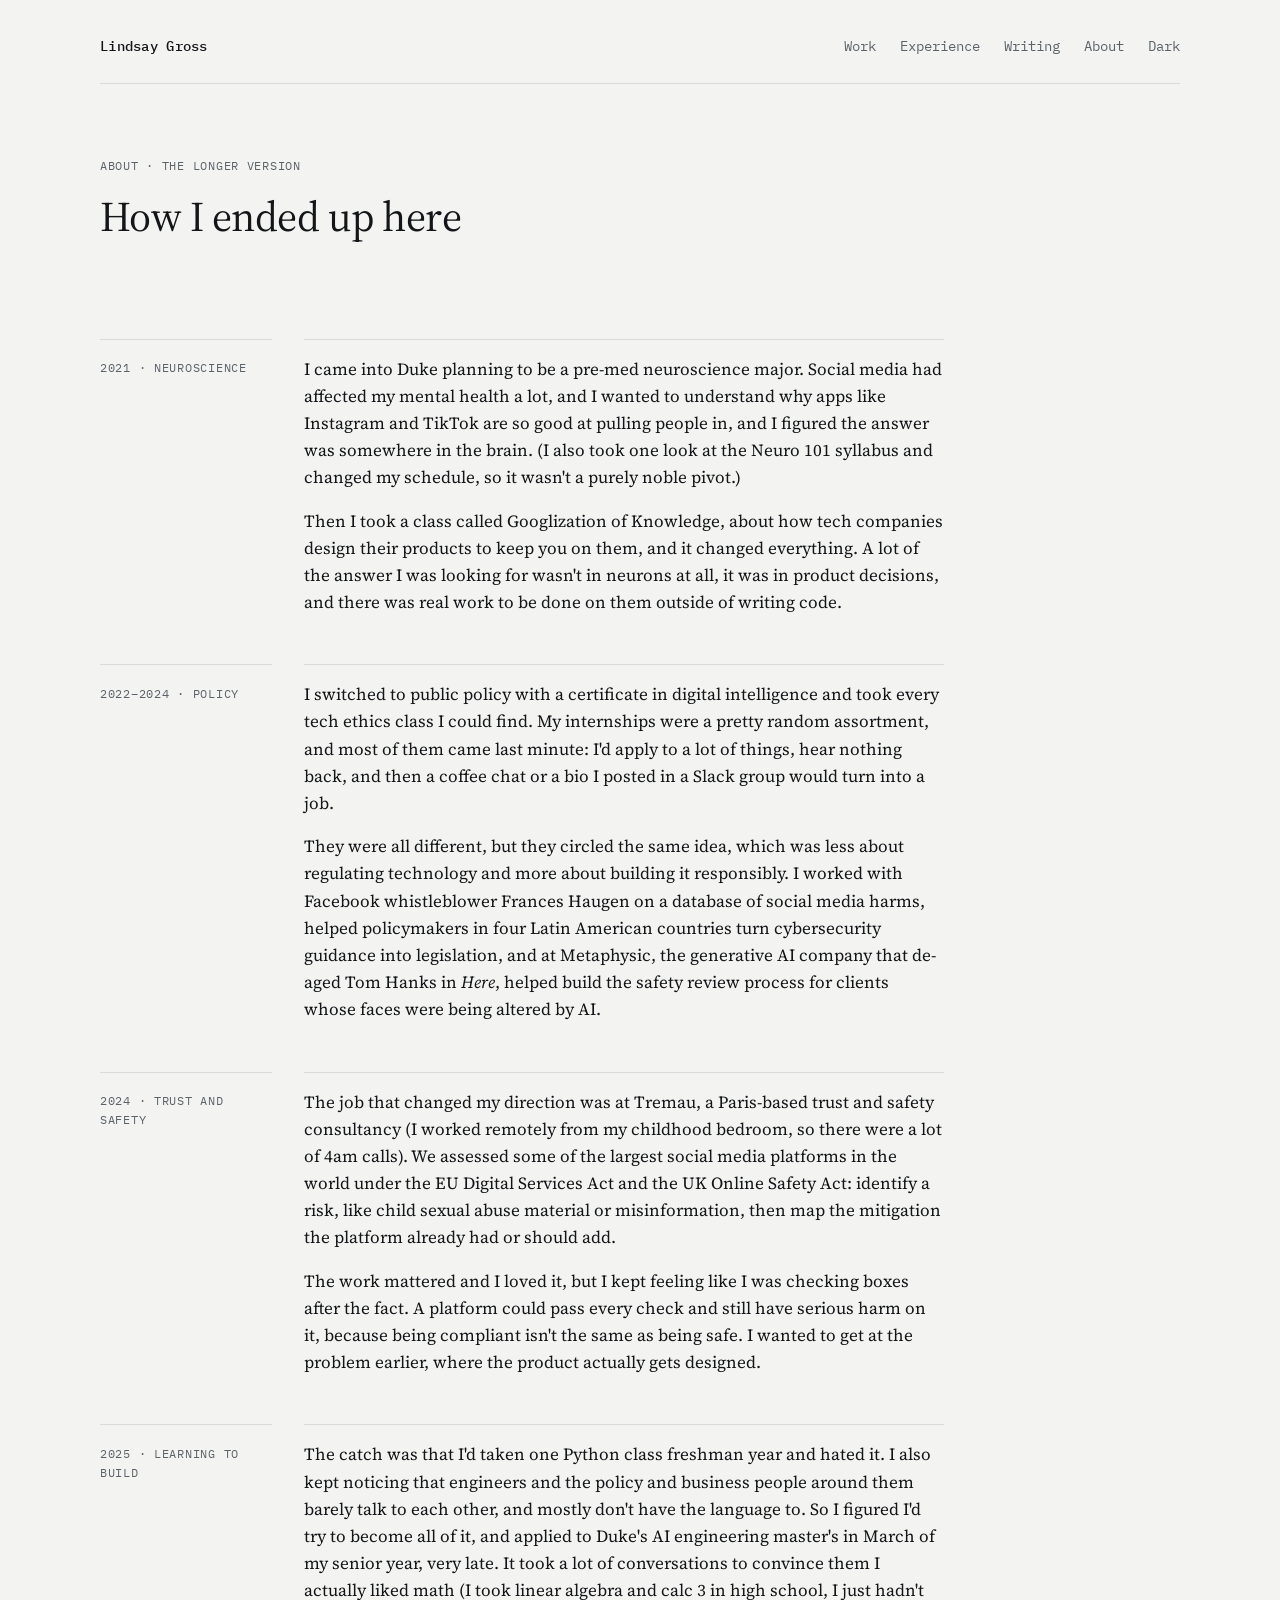
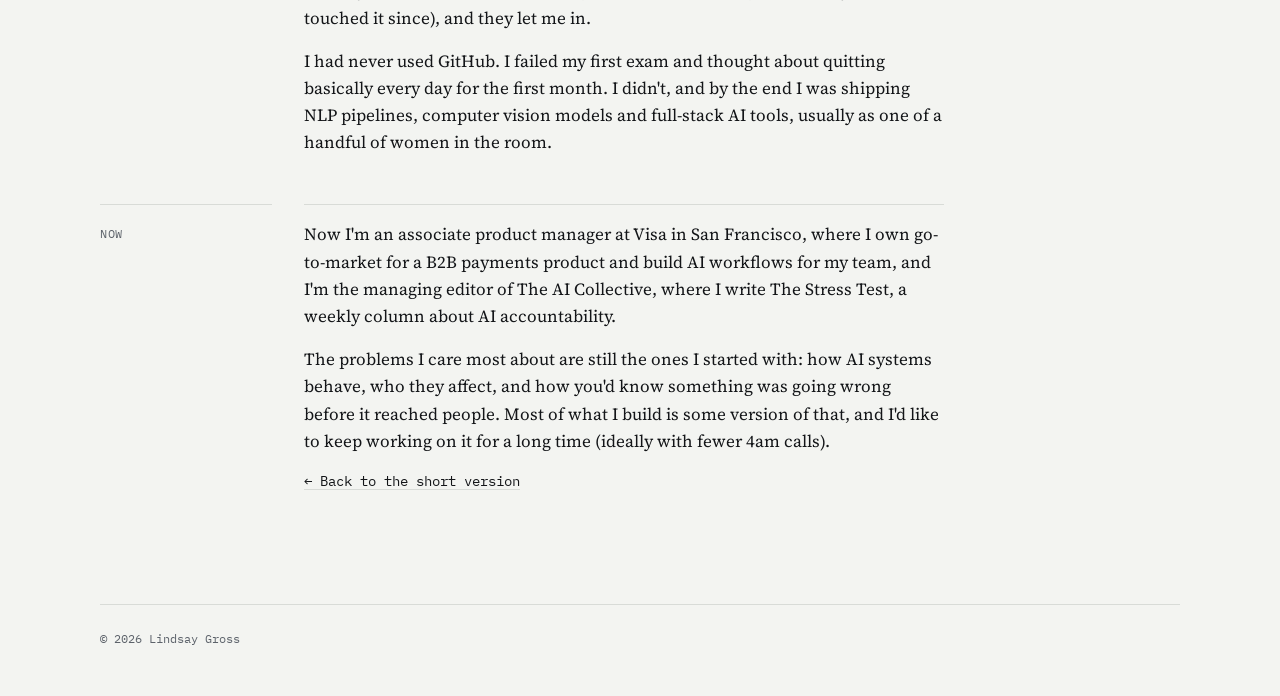
<file: about.html>
<!DOCTYPE html>
<html lang="en">
  <head>
    <meta charset="UTF-8" />
    <meta name="viewport" content="width=device-width, initial-scale=1.0, viewport-fit=cover" />
    <title>The longer version · Lindsay Gross</title>
    <meta name="description" content="How Lindsay Gross went from pre-med neuroscience to tech policy, trust and safety, an AI engineering master's, and product work on AI." />
    <meta property="og:title" content="How I ended up here · Lindsay Gross" />
    <meta property="og:description" content="From pre-med neuroscience to tech policy, trust and safety, an AI engineering master's, and product work on AI." />
    <meta property="og:url" content="https://lindsaygross.org/about.html" />
    <meta property="og:type" content="article" />
    <meta property="og:image" content="https://lindsaygross.org/assets/og/lindsaygross-og.png" />
    <meta property="og:image:width" content="2400" />
    <meta property="og:image:height" content="1254" />
    <meta name="twitter:card" content="summary_large_image" />
    <link rel="icon" type="image/png" href="assets/lg-logo-dark-circle.png?v=2" />
    <script>
      // Apply a saved theme choice before first paint to avoid a flash.
      try { var t = localStorage.getItem('theme'); if (t) document.documentElement.dataset.theme = t; } catch (e) {}
    </script>
    <link rel="preconnect" href="https://fonts.googleapis.com" />
    <link rel="preconnect" href="https://fonts.gstatic.com" crossorigin />
    <link href="https://fonts.googleapis.com/css2?family=IBM+Plex+Mono:wght@400;500&family=Source+Serif+4:ital,opsz,wght@0,8..60,400;0,8..60,600;1,8..60,400&display=swap" rel="stylesheet" />
    <link rel="stylesheet" href="styles.css" />
  </head>
  <body>
    <a class="skip-link" href="#main">Skip to content</a>

    <div class="page" id="top">
      <header class="masthead">
        <a class="name" href="index.html">Lindsay Gross</a>
        <nav aria-label="Primary">
          <ul>
            <li><a href="index.html#work">Work</a></li>
            <li><a href="index.html#experience">Experience</a></li>
            <li><a href="index.html#writing">Writing</a></li>
            <li><a href="index.html#about">About</a></li>
            <li><button class="theme-toggle" type="button" aria-label="Switch color theme">Dark</button></li>
          </ul>
        </nav>
      </header>

      <main id="main">
        <section class="intro" aria-label="Introduction">
          <p class="label">About · the longer version</p>
          <h1 class="thesis story-title">How I ended up here</h1>
        </section>

        <section class="section" aria-labelledby="ch1">
          <p class="label" id="ch1">2021 · Neuroscience</p>
          <div class="section-body story">
            <p>I came into Duke planning to be a pre-med neuroscience major. Social media had affected my mental health a lot, and I wanted to understand why apps like Instagram and TikTok are so good at pulling people in, and I figured the answer was somewhere in the brain. (I also took one look at the Neuro 101 syllabus and changed my schedule, so it wasn't a purely noble pivot.)</p>
            <p>Then I took a class called Googlization of Knowledge, about how tech companies design their products to keep you on them, and it changed everything. A lot of the answer I was looking for wasn't in neurons at all, it was in product decisions, and there was real work to be done on them outside of writing code.</p>
          </div>
        </section>

        <section class="section" aria-labelledby="ch2">
          <p class="label" id="ch2">2022–2024 · Policy</p>
          <div class="section-body story">
            <p>I switched to public policy with a certificate in digital intelligence and took every tech ethics class I could find. My internships were a pretty random assortment, and most of them came last minute: I'd apply to a lot of things, hear nothing back, and then a coffee chat or a bio I posted in a Slack group would turn into a job.</p>
            <p>They were all different, but they circled the same idea, which was less about regulating technology and more about building it responsibly. I worked with Facebook whistleblower Frances Haugen on a database of social media harms, helped policymakers in four Latin American countries turn cybersecurity guidance into legislation, and at Metaphysic, the generative AI company that de-aged Tom Hanks in <em>Here</em>, helped build the safety review process for clients whose faces were being altered by AI.</p>
          </div>
        </section>

        <section class="section" aria-labelledby="ch3">
          <p class="label" id="ch3">2024 · Trust and safety</p>
          <div class="section-body story">
            <p>The job that changed my direction was at Tremau, a Paris-based trust and safety consultancy (I worked remotely from my childhood bedroom, so there were a lot of 4am calls). We assessed some of the largest social media platforms in the world under the EU Digital Services Act and the UK Online Safety Act: identify a risk, like child sexual abuse material or misinformation, then map the mitigation the platform already had or should add.</p>
            <p>The work mattered and I loved it, but I kept feeling like I was checking boxes after the fact. A platform could pass every check and still have serious harm on it, because being compliant isn't the same as being safe. I wanted to get at the problem earlier, where the product actually gets designed.</p>
          </div>
        </section>

        <section class="section" aria-labelledby="ch4">
          <p class="label" id="ch4">2025 · Learning to build</p>
          <div class="section-body story">
            <p>The catch was that I'd taken one Python class freshman year and hated it. I also kept noticing that engineers and the policy and business people around them barely talk to each other, and mostly don't have the language to. So I figured I'd try to become all of it, and applied to Duke's AI engineering master's in March of my senior year, very late. It took a lot of conversations to convince them I actually liked math (I took linear algebra and calc 3 in high school, I just hadn't touched it since), and they let me in.</p>
            <p>I had never used GitHub. I failed my first exam and thought about quitting basically every day for the first month. I didn't, and by the end I was shipping NLP pipelines, computer vision models and full-stack AI tools, usually as one of a handful of women in the room.</p>
          </div>
        </section>

        <section class="section" aria-labelledby="ch5">
          <p class="label" id="ch5">Now</p>
          <div class="section-body story">
            <p>Now I'm an associate product manager at Visa in San Francisco, where I own go-to-market for a B2B payments product and build AI workflows for my team, and I'm the managing editor of The AI Collective, where I write The Stress Test, a weekly column about AI accountability.</p>
            <p>The problems I care most about are still the ones I started with: how AI systems behave, who they affect, and how you'd know something was going wrong before it reached people. Most of what I build is some version of that, and I'd like to keep working on it for a long time (ideally with fewer 4am calls).</p>
            <p class="mono"><a href="index.html">← Back to the short version</a></p>
          </div>
        </section>
      </main>

      <footer class="colophon">
        <span>&copy; <span id="year">2026</span> Lindsay Gross</span>
      </footer>
    </div>

    <a class="to-top" href="#top" aria-label="Back to top">↑</a>
    <script src="script.js"></script>
  </body>
</html>
</file>
<file: styles.css>
/*
  lindsaygross.org — "Case File" redesign.
  Layout: a left index rail of mono section labels beside a single reading
  column, like a document index. Serif carries the voice, mono carries the
  evidence (dates, methods, figures). One highlighter color marks findings.
*/

:root {
  /* Color */
  --paper: #f3f4f1;
  --surface: #fbfbf9;
  --ink: #131518;
  --muted: #5c626a;
  --rule: #d8dbd7;
  --mark: #ecd64f;
  --mark-ink: #131518;
  --tick: rgba(19, 21, 24, 0.42);

  /* Type */
  --serif: "Source Serif 4", "Iowan Old Style", Georgia, serif;
  --mono: "IBM Plex Mono", ui-monospace, "SF Mono", Menlo, monospace;
  --t-xs: 0.75rem;     /* 12 mono labels */
  --t-sm: 0.875rem;    /* 14 mono meta */
  --t-base: 1.0625rem; /* 17 body */
  --t-md: 1.3125rem;   /* 21 deks */
  --t-lg: 1.75rem;     /* 28 section titles */
  --t-xl: clamp(1.75rem, 1.2rem + 2.2vw, 2.625rem); /* 28–42 thesis */

  /* Space */
  --s-1: 4px;
  --s-2: 8px;
  --s-3: 12px;
  --s-4: 16px;
  --s-5: 24px;
  --s-6: 32px;
  --s-7: 48px;
  --s-8: 72px;
  --s-9: 112px;

  --rail: 172px;
  --measure: 40rem;
  color-scheme: light;
}

@media (prefers-color-scheme: dark) {
  :root:not([data-theme="light"]) {
    --paper: #111315;
    --surface: #17191c;
    --ink: #e9eae6;
    --muted: #979ca3;
    --rule: #2a2e32;
    --mark: #c9b23a;
    --mark-ink: #111315;
    --tick: rgba(233, 234, 230, 0.4);
    color-scheme: dark;
  }
}

:root[data-theme="dark"] {
  --paper: #111315;
  --surface: #17191c;
  --ink: #e9eae6;
  --muted: #979ca3;
  --rule: #2a2e32;
  --mark: #c9b23a;
  --mark-ink: #111315;
  --tick: rgba(233, 234, 230, 0.4);
  color-scheme: dark;
}

*,
*::before,
*::after { box-sizing: border-box; }

html { -webkit-text-size-adjust: 100%; }

body {
  margin: 0;
  background: var(--paper);
  color: var(--ink);
  font-family: var(--serif);
  font-size: var(--t-base);
  line-height: 1.6;
  font-optical-sizing: auto;
  -webkit-font-smoothing: antialiased;
}

img { max-width: 100%; display: block; }
p { margin: 0; }
h1, h2, h3 { margin: 0; font-weight: 400; text-wrap: balance; }

a {
  color: inherit;
  text-decoration: underline;
  text-decoration-thickness: 1px;
  text-underline-offset: 0.2em;
  text-decoration-color: var(--rule);
  transition: text-decoration-color 0.15s ease;
}
a:hover { text-decoration-color: currentColor; }
a:focus-visible,
button:focus-visible {
  outline: 2px solid var(--ink);
  outline-offset: 3px;
  border-radius: 2px;
}

mark {
  background: linear-gradient(transparent 14%, var(--mark) 14%, var(--mark) 90%, transparent 90%);
  color: var(--mark-ink);
  padding: 0 0.12em;
}

.mono {
  font-family: var(--mono);
  font-size: var(--t-sm);
  line-height: 1.5;
}
.label {
  font-family: var(--mono);
  font-size: var(--t-xs);
  letter-spacing: 0.06em;
  text-transform: uppercase;
  color: var(--muted);
}
.muted { color: var(--muted); }

.skip-link {
  position: absolute;
  left: var(--s-4);
  top: -100px;
  background: var(--ink);
  color: var(--paper);
  padding: var(--s-2) var(--s-3);
  font-family: var(--mono);
  font-size: var(--t-sm);
  z-index: 10;
}
.skip-link:focus { top: var(--s-4); }

/* ---------- Page frame ---------- */

.page {
  max-width: 1120px;
  margin: 0 auto;
  padding-left: max(20px, env(safe-area-inset-left, 0px));
  padding-right: max(20px, env(safe-area-inset-right, 0px));
}

.masthead {
  display: flex;
  flex-wrap: wrap;
  align-items: baseline;
  justify-content: space-between;
  gap: var(--s-3) var(--s-6);
  padding-block: var(--s-6) var(--s-5);
  border-bottom: 1px solid var(--rule);
}
.masthead .name {
  font-family: var(--mono);
  font-size: var(--t-sm);
  font-weight: 500;
  letter-spacing: 0.02em;
  text-decoration: none;
}
.masthead nav ul {
  list-style: none;
  margin: 0;
  padding: 0;
  display: flex;
  flex-wrap: wrap;
  gap: var(--s-2) var(--s-5);
}
.masthead nav a {
  font-family: var(--mono);
  font-size: var(--t-sm);
  color: var(--muted);
  text-decoration: none;
}
.masthead nav a:hover { color: var(--ink); }
.theme-toggle {
  font: inherit;
  font-family: var(--mono);
  font-size: var(--t-sm);
  color: var(--muted);
  background: none;
  border: 0;
  padding: 0;
  cursor: pointer;
}
.theme-toggle:hover { color: var(--ink); }

/* A section = index rail + content column. Stacks on narrow screens. */
.section {
  display: grid;
  grid-template-columns: minmax(0, 1fr);
  gap: var(--s-4);
  padding-block: var(--s-8) 0;
}
@media (min-width: 880px) {
  .section {
    grid-template-columns: var(--rail) minmax(0, 1fr);
    gap: var(--s-6);
  }
  /* The rail label sits on the same rule as the first item beside it */
  .section > .label {
    border-top: 1px solid var(--rule);
    padding-top: calc(var(--s-4) + 0.2em);
  }
}
.section-body { display: grid; gap: var(--s-7); min-width: 0; }
.section-body > .case,
.section-body > .about {
  border-top: 1px solid var(--rule);
  padding-top: var(--s-4);
}

/* ---------- Intro ---------- */

.intro { padding-block: var(--s-8) var(--s-7); }
.thesis {
  font-size: var(--t-xl);
  line-height: 1.22;
  letter-spacing: -0.012em;
  max-width: 21em;
}
.intro-sub {
  margin-top: var(--s-5);
  font-size: var(--t-md);
  line-height: 1.5;
  color: var(--muted);
  max-width: 34em;
}

/* Fact strip under the thesis: label over value, columns that wrap */
.facts {
  margin: var(--s-8) 0 0;
  display: grid;
  gap: var(--s-5) var(--s-6);
  grid-template-columns: repeat(auto-fit, minmax(200px, 1fr));
}
.facts div {
  display: grid;
  gap: var(--s-2);
  align-content: start;
  padding-top: var(--s-3);
  border-top: 1px solid var(--rule);
}
.facts dt {
  font-family: var(--mono);
  font-size: var(--t-xs);
  letter-spacing: 0.06em;
  text-transform: uppercase;
  color: var(--muted);
}
.facts dd {
  margin: 0;
  font-family: var(--mono);
  font-size: var(--t-sm);
  line-height: 1.6;
  overflow-wrap: anywhere;
}
.link-row {
  display: flex;
  flex-wrap: wrap;
  gap: var(--s-1) var(--s-4);
}
.facts .link-row { margin-top: var(--s-1); }

/* Key/value index on the featured case */
.index {
  margin: 0;
  display: grid;
  gap: 0;
  align-content: start;
}
.index div {
  display: grid;
  grid-template-columns: 7.5rem minmax(0, 1fr);
  gap: var(--s-3);
  padding-block: var(--s-3);
  border-top: 1px solid var(--rule);
}
.index div:last-child { border-bottom: 1px solid var(--rule); }
.index dt {
  font-family: var(--mono);
  font-size: var(--t-xs);
  letter-spacing: 0.06em;
  text-transform: uppercase;
  color: var(--muted);
  padding-top: 0.2em;
}
.index dd {
  margin: 0;
  font-family: var(--mono);
  font-size: var(--t-sm);
  line-height: 1.5;
  min-width: 0;
  overflow-wrap: anywhere;
}

/* ---------- Featured case ---------- */

.case { display: grid; gap: var(--s-6); }
.case-head { display: grid; gap: var(--s-4); max-width: var(--measure); }
.case h2 { font-size: var(--t-lg); line-height: 1.15; letter-spacing: -0.01em; }
.case .dek { font-size: var(--t-md); line-height: 1.45; }

.figure {
  margin: 0;
  display: grid;
  gap: var(--s-4);
  padding: var(--s-6);
  background: var(--surface);
  border: 1px solid var(--rule);
  min-width: 0;
}
@media (max-width: 560px) { .figure { padding: var(--s-4); } }
.figure-title { font-size: var(--t-md); line-height: 1.35; max-width: 30em; }
.strips { display: grid; gap: var(--s-4); }
.strip { display: grid; gap: var(--s-2); }
.strip-label {
  display: flex;
  justify-content: space-between;
  gap: var(--s-4);
  font-family: var(--mono);
  font-size: var(--t-xs);
  color: var(--muted);
}
.strip-label .n { color: var(--ink); font-variant-numeric: tabular-nums; }
.strip svg {
  display: block;
  width: 100%;
  height: 32px;
  border-bottom: 1px solid var(--rule);
}
.strip line { stroke-width: 1.25px; vector-effect: non-scaling-stroke; }
.strip .tick-none line { stroke: var(--tick); }
.strip .tick-soft line,
.strip .tick-hard line { stroke: var(--ink); stroke-width: 2px; }
.strip .band { fill: var(--mark); opacity: 0.45; }
.axis {
  display: flex;
  justify-content: space-between;
  font-family: var(--mono);
  font-size: var(--t-xs);
  color: var(--muted);
  font-variant-numeric: tabular-nums;
}
.axis .axis-name { color: var(--ink); }
.figure figcaption {
  font-family: var(--mono);
  font-size: var(--t-xs);
  line-height: 1.6;
  color: var(--muted);
  max-width: 60em;
}

/* ---------- Finding rows (projects) ---------- */

.rows { display: grid; }
.row {
  display: grid;
  gap: var(--s-2) var(--s-6);
  grid-template-columns: minmax(0, 1fr);
  padding-block: var(--s-5);
  border-top: 1px solid var(--rule);
}
.row:last-child { border-bottom: 1px solid var(--rule); }
@media (min-width: 760px) {
  .row { grid-template-columns: 11rem minmax(0, 1fr); }
}
.row .kind { padding-top: 0.3em; }
.row-main { display: grid; gap: var(--s-2); min-width: 0; }
.row h3 { font-size: var(--t-md); line-height: 1.3; }
.row h3 a { text-decoration: none; }
.row h3 a:hover { text-decoration: underline; text-decoration-color: currentColor; }
.row p { max-width: var(--measure); }
.row .meta { color: var(--muted); }
.links { display: flex; flex-wrap: wrap; gap: var(--s-2) var(--s-5); }
.links a { font-family: var(--mono); font-size: var(--t-sm); }

.subhead {
  display: flex;
  justify-content: space-between;
  align-items: baseline;
  gap: var(--s-4);
  margin-bottom: var(--s-3);
}
.subhead h2 { font-size: var(--t-lg); line-height: 1.15; letter-spacing: -0.01em; }

/* ---------- Ledger (experience) ---------- */

.ledger { display: grid; }
.entry {
  display: grid;
  grid-template-columns: minmax(0, 1fr);
  gap: var(--s-1) var(--s-6);
  padding-block: var(--s-4);
  border-top: 1px solid var(--rule);
}
.entry:last-child { border-bottom: 1px solid var(--rule); }
@media (min-width: 760px) {
  .entry { grid-template-columns: 11rem minmax(0, 1fr); }
}
.entry .when {
  font-family: var(--mono);
  font-size: var(--t-sm);
  color: var(--muted);
  font-variant-numeric: tabular-nums;
  padding-top: 0.15em;
}
.entry .role { font-weight: 600; }
.entry .org { color: var(--muted); }
.entry p:last-child { max-width: var(--measure); }

/* ---------- Writing ---------- */

.pieces { display: grid; }
.piece {
  display: grid;
  gap: var(--s-1) var(--s-6);
  grid-template-columns: minmax(0, 1fr);
  padding-block: var(--s-4);
  border-top: 1px solid var(--rule);
}
.piece:last-child { border-bottom: 1px solid var(--rule); }
@media (min-width: 760px) {
  .piece { grid-template-columns: minmax(0, 1fr) 11rem; }
  .piece .venue { text-align: right; }
}
a.piece { text-decoration: none; }
a.piece:hover h3 { text-decoration: underline; text-underline-offset: 0.2em; text-decoration-thickness: 1px; }
.piece h3 { font-size: var(--t-base); font-weight: 600; line-height: 1.4; }
.piece p { color: var(--muted); max-width: var(--measure); }
.piece .venue { padding-top: 0.2em; }

/* ---------- About ---------- */

.about {
  display: grid;
  gap: var(--s-6);
  grid-template-columns: minmax(0, 1fr);
}
@media (min-width: 760px) {
  .about { grid-template-columns: 168px minmax(0, 1fr); }
}
.portrait {
  width: 168px;
  max-width: 100%;
  aspect-ratio: 4 / 5;
  object-fit: cover;
  object-position: 50% 30%;
  filter: grayscale(1) contrast(1.05);
}
.about-text { display: grid; gap: var(--s-4); max-width: var(--measure); }

/* ---------- Longer About page ---------- */

.story-title { margin-top: var(--s-4); }
.section-body.story {
  gap: var(--s-4);
  max-width: var(--measure);
  border-top: 1px solid var(--rule);
  padding-top: var(--s-4);
}
.section:has(.story) { padding-block: var(--s-7) 0; }

/* ---------- Phones ---------- */

@media (max-width: 879px) {
  /* Tighter vertical rhythm: the desktop spacing reads as dead air on a small screen */
  .intro { padding-block: var(--s-7); }
  .facts { margin-top: var(--s-7); }
  .section { padding-block: var(--s-7) 0; }
  .colophon { margin-top: var(--s-8); }
}

@media (max-width: 559px) {
  /* Key/value tables stack label over value so long values get the full width */
  .index div {
    grid-template-columns: minmax(0, 1fr);
    gap: var(--s-1);
  }
}

/* ---------- Footer ---------- */

.colophon {
  display: flex;
  flex-wrap: wrap;
  justify-content: space-between;
  gap: var(--s-3) var(--s-6);
  margin-top: var(--s-9);
  padding-block: var(--s-5) var(--s-7);
  border-top: 1px solid var(--rule);
  font-family: var(--mono);
  font-size: var(--t-xs);
  color: var(--muted);
}

/* Back-to-top: a small square in the corner, hidden until the intro is out of view */
html { scroll-behavior: smooth; }
.to-top {
  position: fixed;
  right: calc(env(safe-area-inset-right, 0px) + 20px);
  bottom: calc(env(safe-area-inset-bottom, 0px) + 20px);
  width: 44px;
  height: 44px;
  display: grid;
  place-items: center;
  font-family: var(--mono);
  font-size: var(--t-base);
  color: var(--ink);
  background: var(--surface);
  border: 1px solid var(--rule);
  text-decoration: none;
  opacity: 0;
  pointer-events: none;
  transform: translateY(8px);
  transition: opacity 0.2s ease, transform 0.2s ease, border-color 0.15s ease;
}
.to-top.is-visible { opacity: 1; pointer-events: auto; transform: none; }
.to-top:hover { border-color: var(--ink); }

@media (prefers-reduced-motion: reduce) {
  html { scroll-behavior: auto; }
  * { transition: none !important; }
}
</file>
